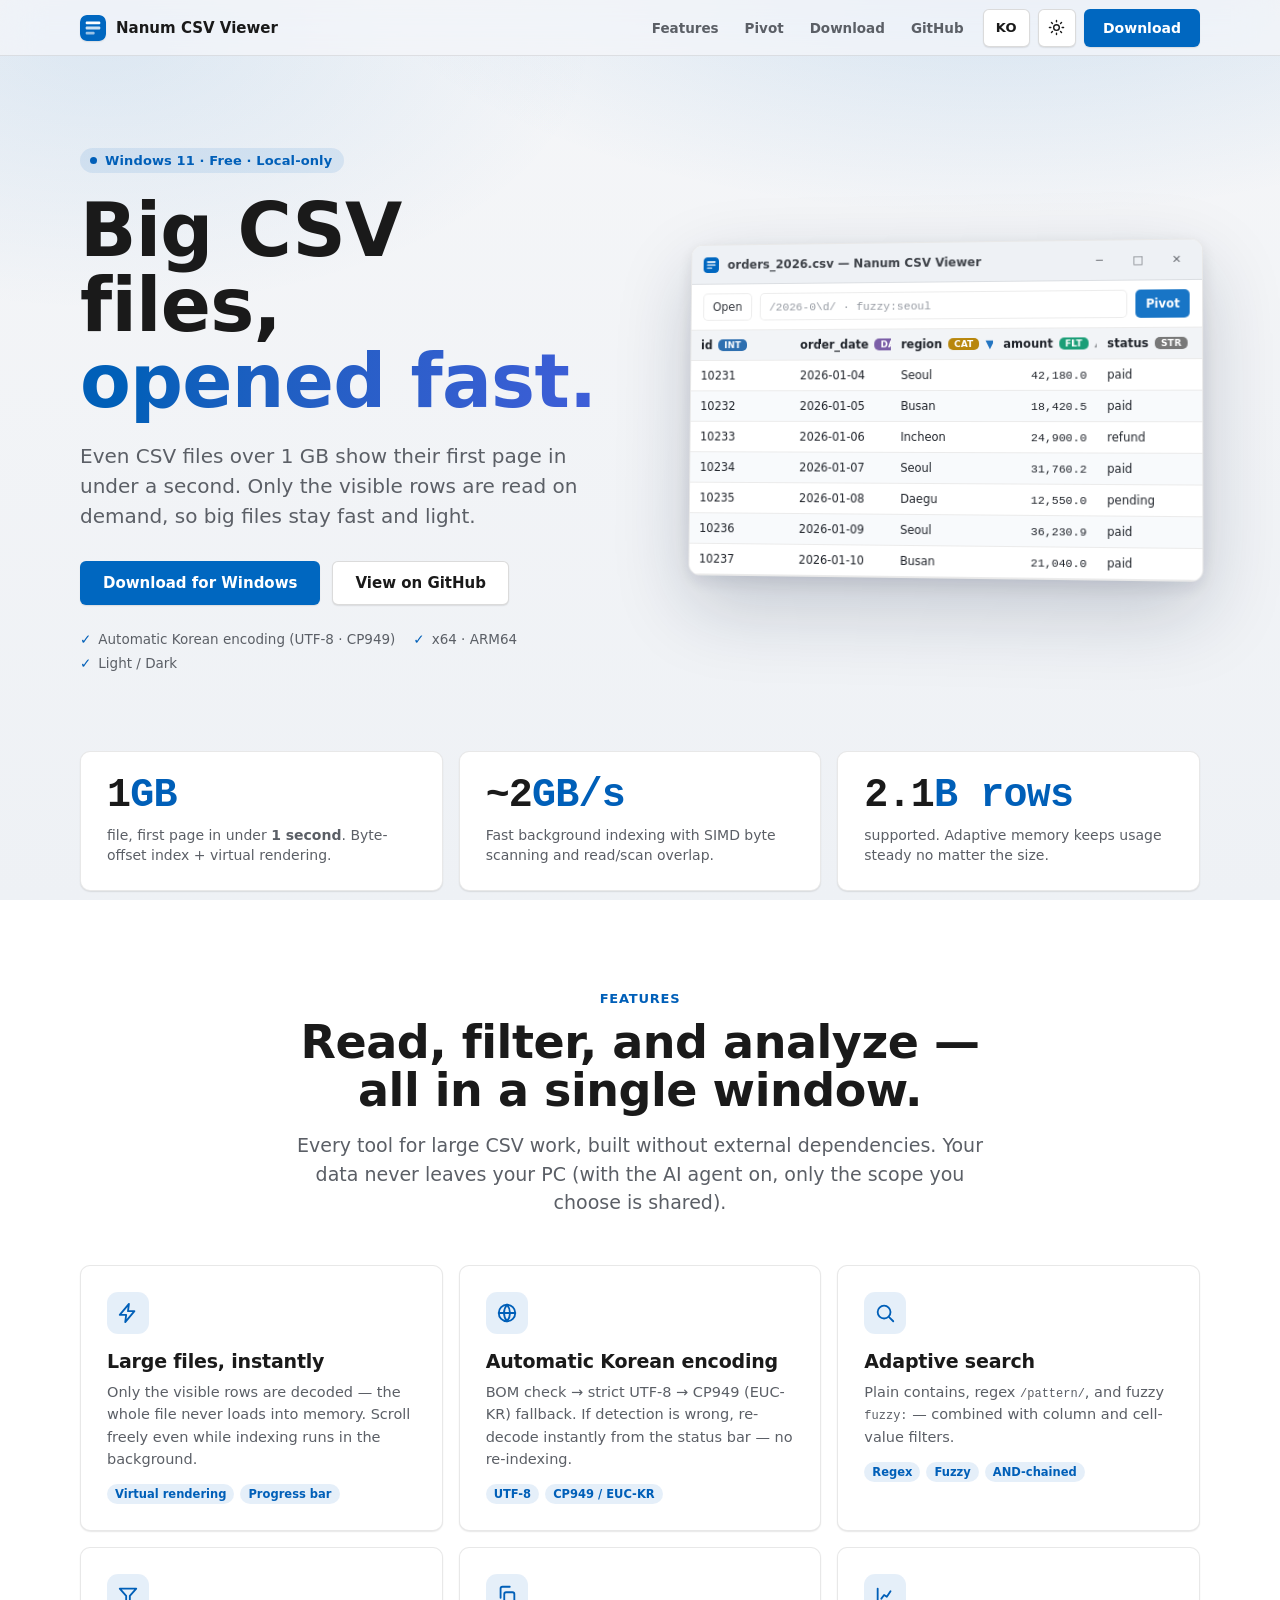
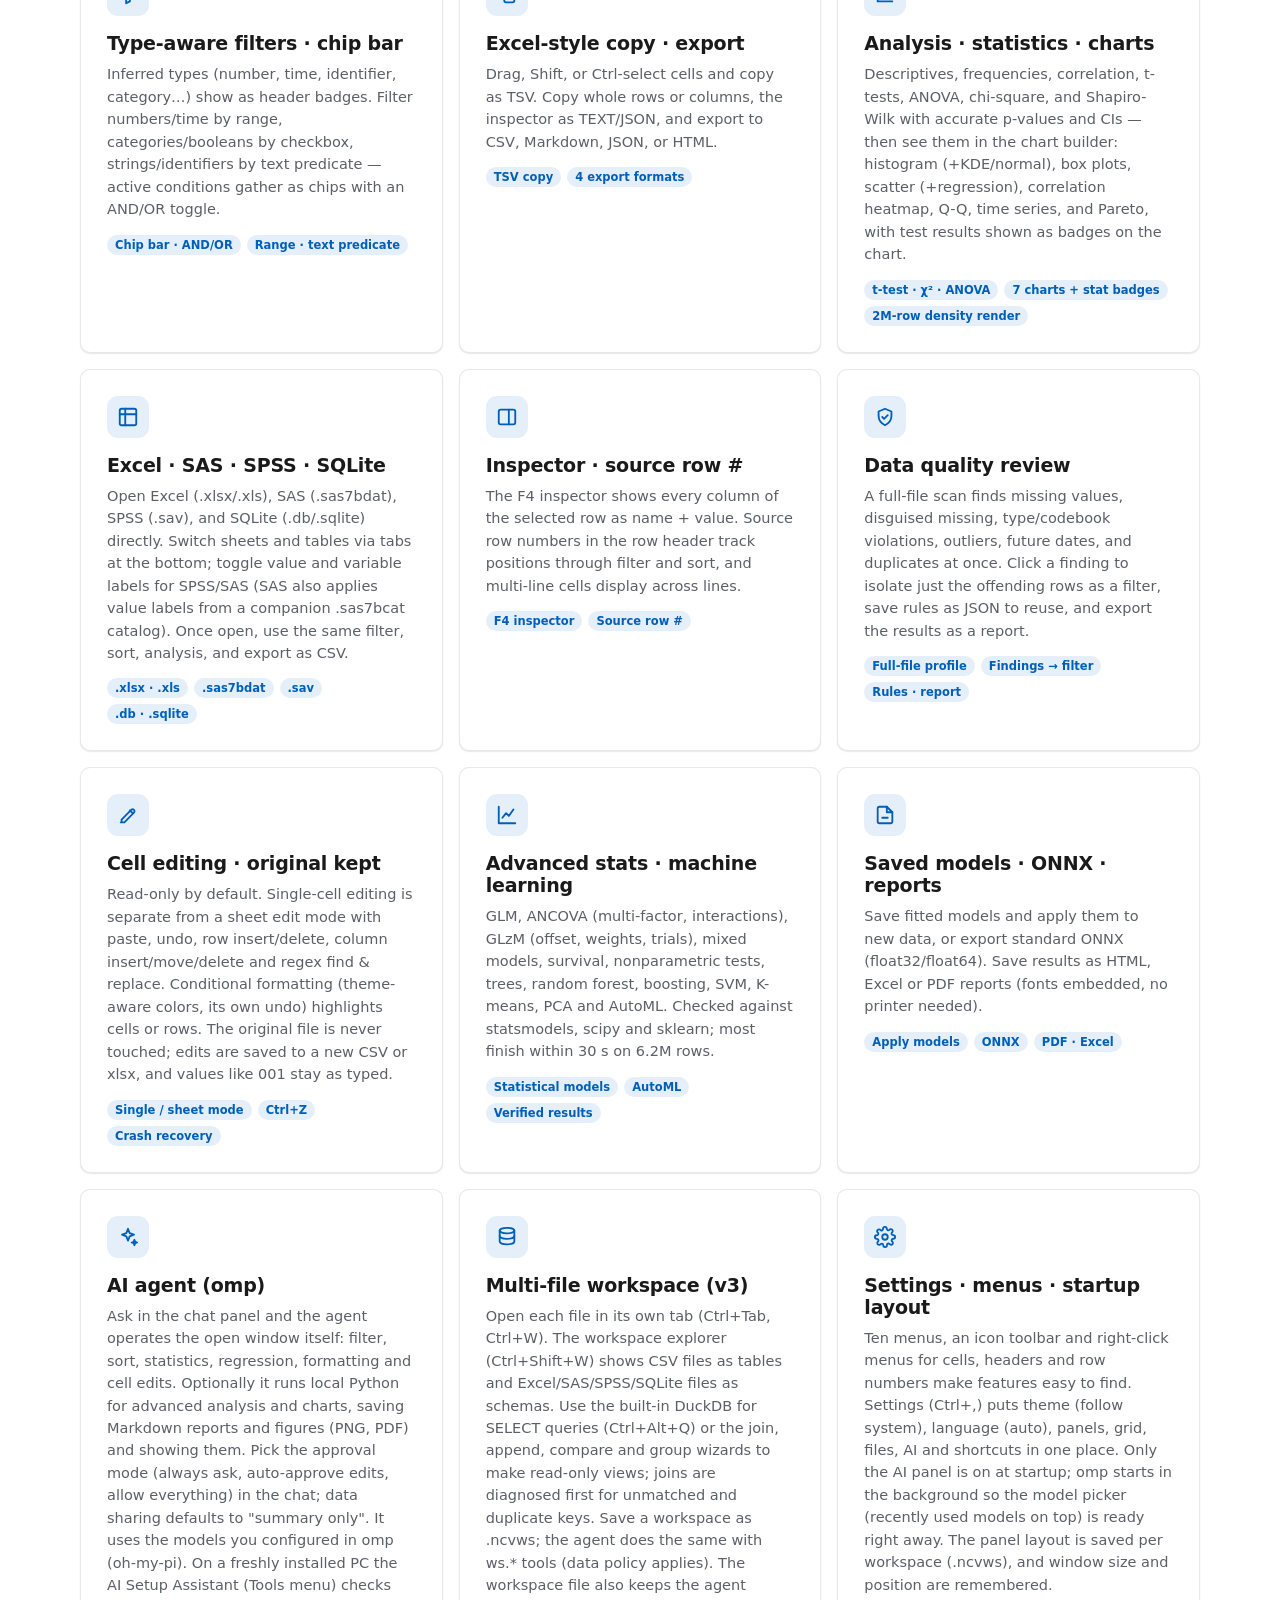
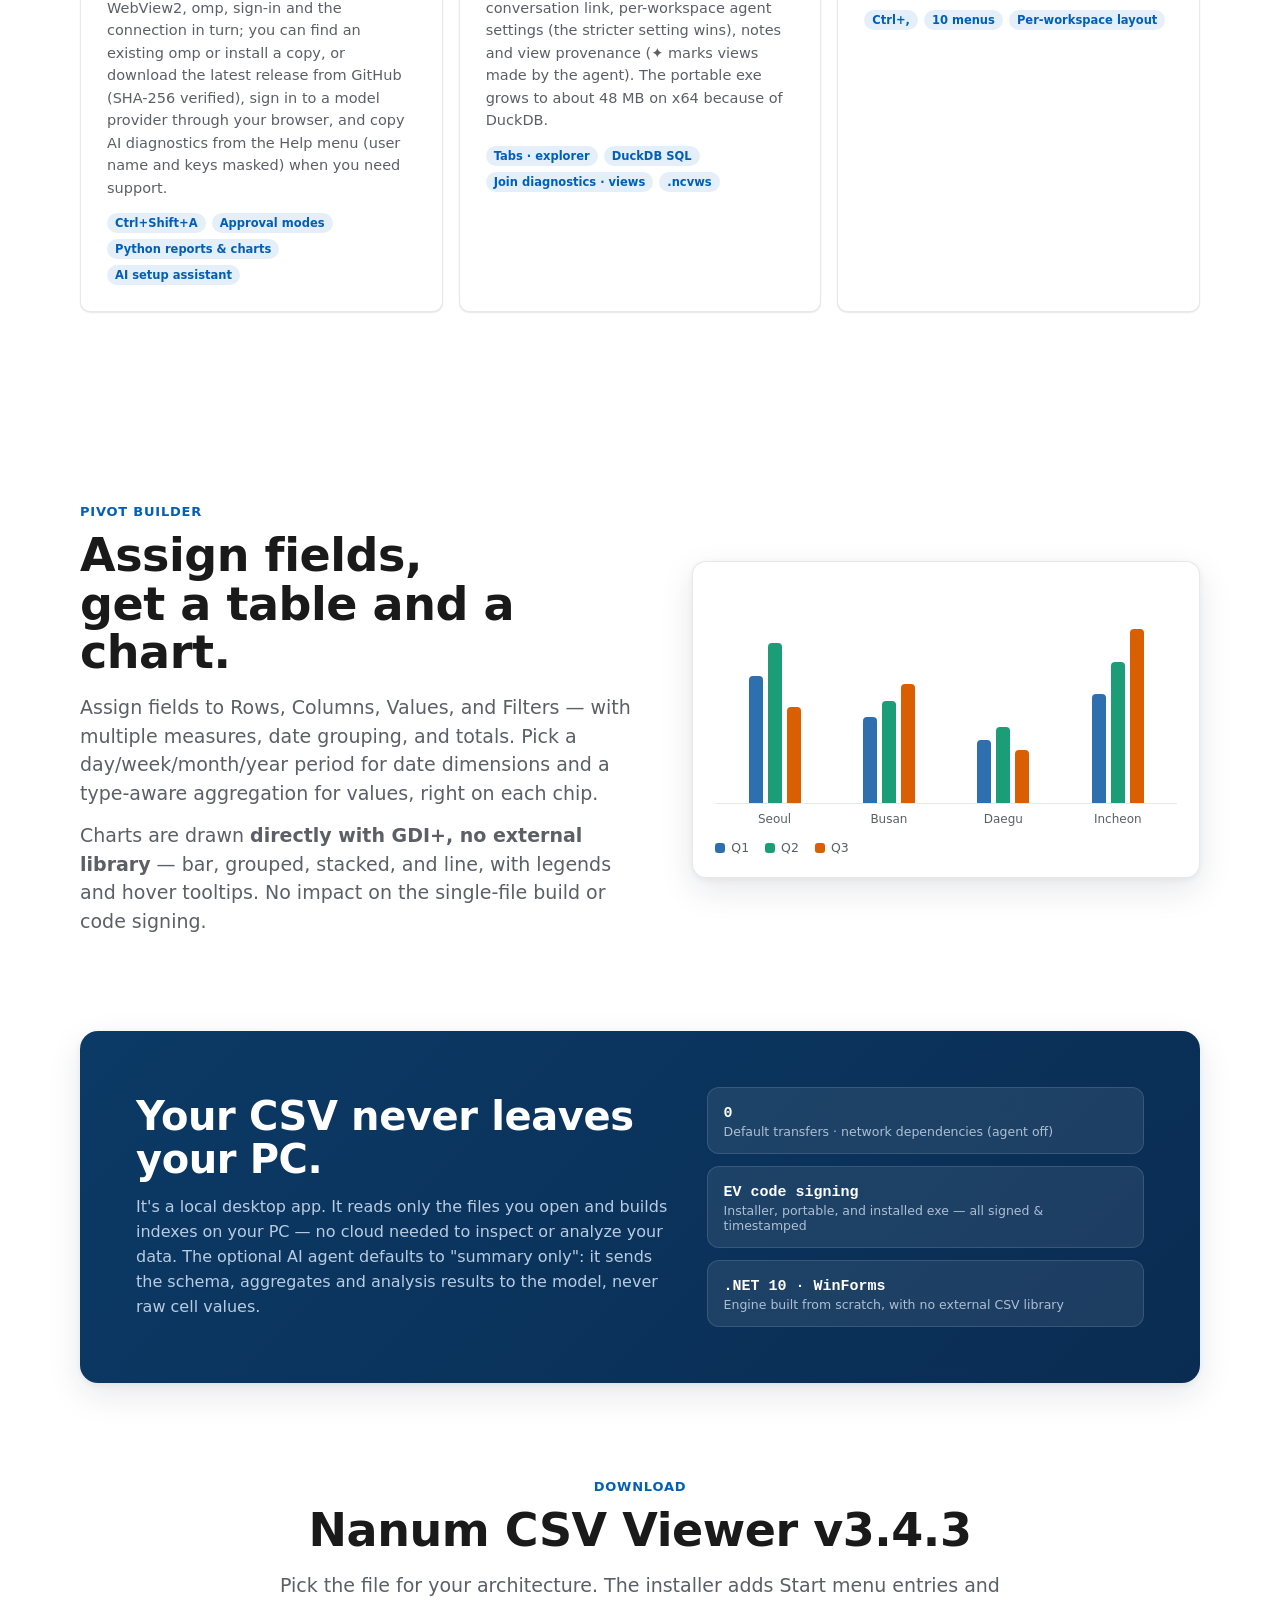
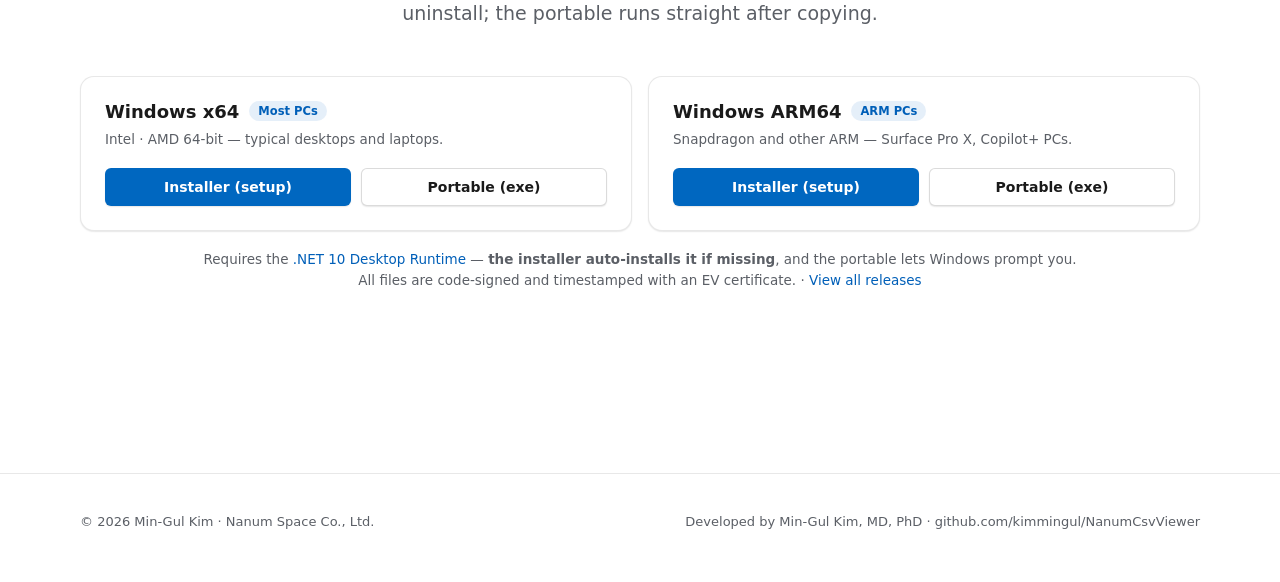
<file: docs/index.html>
<!doctype html>
<html lang="ko">
<head>
  <meta charset="utf-8">
  <meta name="viewport" content="width=device-width, initial-scale=1">
  <title>Nanum CSV Viewer for Windows</title>
  <meta name="description" content="대용량 CSV를 순식간에 열고, 필터·검색·피벗·차트·복사까지. Windows 11용 고성능 로컬 CSV 뷰어.">
  <meta property="og:title" content="Nanum CSV Viewer for Windows">
  <meta property="og:description" content="1 GB가 넘는 CSV도 첫 페이지가 1초 안에. 피벗·차트, 정규식/표현식 필터, 엑셀식 복사를 PC 안에서.">
  <meta property="og:type" content="website">
  <link rel="icon" href="data:image/svg+xml,%3Csvg xmlns='http://www.w3.org/2000/svg' viewBox='0 0 32 32'%3E%3Crect width='32' height='32' rx='7' fill='%230067C0'/%3E%3Cg fill='%23fff'%3E%3Crect x='7' y='8' width='18' height='3.4' rx='1.2'/%3E%3Crect x='7' y='14.3' width='18' height='3.4' rx='1.2' opacity='.8'/%3E%3Crect x='7' y='20.6' width='11' height='3.4' rx='1.2' opacity='.6'/%3E%3C/g%3E%3C/svg%3E">
  <style>
    :root {
      color-scheme: light dark;
      --bg: #f5f6f8;
      --bg-2: #eef1f5;
      --surface: #ffffff;
      --surface-2: #fbfcfd;
      --surface-hover: #f7f9fc;
      --text: #1a1a1a;
      --muted: #5b5f66;
      --faint: #8b9099;
      --line: rgba(0,0,0,.09);
      --line-strong: rgba(0,0,0,.14);
      --accent: #005fb8;
      --accent-2: #0067c0;
      --accent-soft: rgba(0,103,192,.10);
      --accent-glow: rgba(0,103,192,.16);
      --btn-text: #ffffff;
      --shadow-sm: 0 1px 2px rgba(0,0,0,.06), 0 1px 1px rgba(0,0,0,.04);
      --shadow: 0 12px 34px rgba(15,30,60,.10), 0 2px 6px rgba(15,30,60,.06);
      --shadow-lg: 0 30px 80px rgba(15,30,60,.20), 0 6px 18px rgba(15,30,60,.10);
      --radius-card: 10px;
      --radius-btn: 6px;
      --win-bg: #ffffff;
      --win-bar: #eef1f5;
      --win-grid: #ffffff;
      --win-head: #f2f4f7;
      --win-alt: #f8fafc;
      --win-text: #20242b;
      --win-line: rgba(0,0,0,.08);
      --mono: "Cascadia Code", "Cascadia Mono", "Consolas", ui-monospace, monospace;
      --sans: "Segoe UI Variable Display", "Segoe UI Variable", "Segoe UI", system-ui, "Malgun Gothic", sans-serif;
      --sans-text: "Segoe UI Variable Text", "Segoe UI Variable", "Segoe UI", system-ui, "Malgun Gothic", sans-serif;
    }
    :root[data-theme="light"] {
      color-scheme: light;
      --bg: #f5f6f8; --bg-2: #eef1f5;
      --surface: #ffffff; --surface-2: #fbfcfd; --surface-hover: #f7f9fc;
      --text: #1a1a1a; --muted: #5b5f66; --faint: #8b9099;
      --line: rgba(0,0,0,.09); --line-strong: rgba(0,0,0,.14);
      --accent: #005fb8; --accent-2: #0067c0; --accent-soft: rgba(0,103,192,.10); --accent-glow: rgba(0,103,192,.16);
      --btn-text: #ffffff;
      --shadow-sm: 0 1px 2px rgba(0,0,0,.06), 0 1px 1px rgba(0,0,0,.04);
      --shadow: 0 12px 34px rgba(15,30,60,.10), 0 2px 6px rgba(15,30,60,.06);
      --shadow-lg: 0 30px 80px rgba(15,30,60,.20), 0 6px 18px rgba(15,30,60,.10);
      --win-bg: #ffffff; --win-bar: #eef1f5; --win-grid: #ffffff; --win-head: #f2f4f7;
      --win-alt: #f8fafc; --win-text: #20242b; --win-line: rgba(0,0,0,.08);
    }
    @media (prefers-color-scheme: dark) {
      :root {
        --bg: #1b1b1d; --bg-2: #161618;
        --surface: #2a2b2e; --surface-2: #2f3033; --surface-hover: #34363a;
        --text: #f3f4f6; --muted: #b6bbc4; --faint: #7e858f;
        --line: rgba(255,255,255,.09); --line-strong: rgba(255,255,255,.16);
        --accent: #60cdff; --accent-2: #4cc2ff; --accent-soft: rgba(96,205,255,.12);
        --accent-glow: rgba(76,194,255,.14); --btn-text: #06223a;
        --shadow-sm: 0 1px 2px rgba(0,0,0,.4);
        --shadow: 0 14px 40px rgba(0,0,0,.5);
        --shadow-lg: 0 36px 90px rgba(0,0,0,.7);
        --win-bg: #232427; --win-bar: #2c2d31; --win-grid: #1f2023; --win-head: #2a2b2f;
        --win-alt: #25262a; --win-text: #e8eaed; --win-line: rgba(255,255,255,.08);
      }
    }
    :root[data-theme="dark"] {
      color-scheme: dark;
      --bg: #1b1b1d; --bg-2: #161618;
      --surface: #2a2b2e; --surface-2: #2f3033; --surface-hover: #34363a;
      --text: #f3f4f6; --muted: #b6bbc4; --faint: #7e858f;
      --line: rgba(255,255,255,.09); --line-strong: rgba(255,255,255,.16);
      --accent: #60cdff; --accent-2: #4cc2ff; --accent-soft: rgba(96,205,255,.12);
      --accent-glow: rgba(76,194,255,.14); --btn-text: #06223a;
      --shadow-sm: 0 1px 2px rgba(0,0,0,.4);
      --shadow: 0 14px 40px rgba(0,0,0,.5);
      --shadow-lg: 0 36px 90px rgba(0,0,0,.7);
      --win-bg: #232427; --win-bar: #2c2d31; --win-grid: #1f2023; --win-head: #2a2b2f;
      --win-alt: #25262a; --win-text: #e8eaed; --win-line: rgba(255,255,255,.08);
    }

    * { box-sizing: border-box; }
    html { scroll-behavior: smooth; }
    body {
      margin: 0;
      font-family: var(--sans-text);
      color: var(--text);
      background:
        radial-gradient(1100px 480px at 78% -8%, var(--accent-glow), transparent 60%),
        radial-gradient(900px 500px at 8% 4%, var(--accent-soft), transparent 55%),
        linear-gradient(180deg, var(--bg) 0%, var(--bg-2) 100%);
      background-attachment: fixed;
      -webkit-font-smoothing: antialiased;
      text-rendering: optimizeLegibility;
    }
    a { color: var(--accent); text-decoration: none; }
    a:hover { text-decoration: underline; }
    :focus-visible { outline: 2px solid var(--accent); outline-offset: 2px; border-radius: 4px; }
    h1, h2, h3 { font-family: var(--sans); letter-spacing: -.01em; }

    .wrap { width: min(1120px, calc(100% - 40px)); margin: 0 auto; }

    /* ---- nav ---- */
    .nav {
      position: sticky; top: 0; z-index: 30; height: 56px;
      display: flex; align-items: center;
      background: color-mix(in srgb, var(--bg) 72%, transparent);
      backdrop-filter: saturate(160%) blur(20px);
      -webkit-backdrop-filter: saturate(160%) blur(20px);
      border-bottom: 1px solid var(--line);
    }
    .nav .wrap { display: flex; align-items: center; justify-content: space-between; gap: 16px; }
    .brand { display: inline-flex; align-items: center; gap: 10px; color: var(--text); font-weight: 650; font-size: 15px; }
    .brand:hover { text-decoration: none; }
    .logo { width: 26px; height: 26px; border-radius: 7px; box-shadow: var(--shadow-sm); display: block; }
    .nav-right { display: flex; align-items: center; gap: 8px; }
    .nav-links { display: flex; align-items: center; gap: 4px; }
    .nav-links a { color: var(--muted); font-size: 13.5px; font-weight: 550; padding: 7px 11px; border-radius: var(--radius-btn); }
    .nav-links a:hover { color: var(--text); background: var(--surface-hover); text-decoration: none; }

    .btn {
      display: inline-flex; align-items: center; justify-content: center; gap: 8px;
      height: 38px; padding: 0 18px; border-radius: var(--radius-btn);
      font-family: var(--sans-text); font-size: 14px; font-weight: 600; line-height: 1;
      border: 1px solid transparent; cursor: pointer; white-space: nowrap;
      transition: background .14s ease, border-color .14s ease, transform .1s ease, box-shadow .14s ease;
    }
    .btn-accent { background: var(--accent-2); color: var(--btn-text); box-shadow: var(--shadow-sm); }
    .btn-accent:hover { background: color-mix(in srgb, var(--accent-2) 88%, #000 12%); text-decoration: none; }
    .btn-accent:active { transform: translateY(1px); }
    .btn-ghost { background: var(--surface); color: var(--text); border-color: var(--line-strong); box-shadow: var(--shadow-sm); }
    .btn-ghost:hover { background: var(--surface-hover); text-decoration: none; }
    .icon-btn {
      width: 38px; height: 38px; padding: 0; border-radius: var(--radius-btn);
      background: var(--surface); border: 1px solid var(--line-strong); color: var(--text);
      display: inline-grid; place-items: center; cursor: pointer; box-shadow: var(--shadow-sm);
    }
    .icon-btn:hover { background: var(--surface-hover); }
    .icon-btn svg { width: 17px; height: 17px; }
    .icon-btn .moon { display: none; }
    :root[data-theme="dark"] .icon-btn .sun, .icon-btn .sun { display: block; }
    :root[data-theme="dark"] .icon-btn .moon { display: none; }
    @media (prefers-color-scheme: dark) { .icon-btn .sun { display: none; } .icon-btn .moon { display: block; } }
    :root[data-theme="light"] .icon-btn .sun { display: block; }
    :root[data-theme="light"] .icon-btn .moon { display: none; }
    :root[data-theme="dark"] .icon-btn .moon { display: block; }
    :root[data-theme="dark"] .icon-btn .sun { display: none; }

    .lang-btn { width: auto; padding: 0 12px; font-family: var(--sans-text); font-size: 13px; font-weight: 700; letter-spacing: .03em; }

    /* ---- hero ---- */
    .hero { padding: clamp(48px, 8vw, 92px) 0 clamp(40px, 6vw, 72px); }
    .hero .wrap { display: grid; grid-template-columns: minmax(0, 1.02fr) minmax(0, .98fr); gap: clamp(32px, 5vw, 64px); align-items: center; }
    .eyebrow {
      display: inline-flex; align-items: center; gap: 8px; margin: 0 0 20px;
      padding: 5px 12px 5px 10px; border-radius: 999px;
      background: var(--accent-soft); color: var(--accent);
      font-size: 13px; font-weight: 650; letter-spacing: .01em;
    }
    .eyebrow .pulse { width: 7px; height: 7px; border-radius: 50%; background: var(--accent); box-shadow: 0 0 0 0 var(--accent-glow); }
    h1 { margin: 0; font-size: clamp(40px, 6.4vw, 74px); line-height: 1.02; font-weight: 700; }
    h1 .grad { background: linear-gradient(96deg, var(--accent) 10%, color-mix(in srgb, var(--accent) 55%, #8a5cff) 100%); -webkit-background-clip: text; background-clip: text; color: transparent; }
    .lede { margin: 22px 0 0; max-width: 560px; color: var(--muted); font-size: clamp(17px, 1.7vw, 20px); line-height: 1.5; font-weight: 450; }
    .hero-actions { display: flex; flex-wrap: wrap; gap: 12px; margin-top: 30px; }
    .hero-actions .btn { height: 44px; padding: 0 22px; font-size: 15px; }
    .chips { display: flex; flex-wrap: wrap; gap: 8px 18px; margin-top: 26px; color: var(--muted); font-size: 13.5px; }
    .chips span { display: inline-flex; align-items: center; gap: 7px; }
    .chips .tick { color: var(--accent); font-weight: 700; }

    /* ---- window mock (signature) ---- */
    .mock { width: 100%; border-radius: 12px; background: var(--win-bg); box-shadow: var(--shadow-lg); border: 1px solid var(--line); overflow: hidden; transform: perspective(1600px) rotateY(-7deg) rotateX(2deg); transition: transform .5s cubic-bezier(.2,.7,.2,1); }
    .mock:hover { transform: perspective(1600px) rotateY(-2deg) rotateX(1deg); }
    .titlebar { height: 40px; display: flex; align-items: center; gap: 9px; padding: 0 6px 0 12px; background: var(--win-bar); border-bottom: 1px solid var(--win-line); }
    .titlebar .ic { width: 16px; height: 16px; border-radius: 4px; }
    .titlebar .ttl { font-size: 12px; font-weight: 600; color: var(--win-text); opacity: .85; }
    .caption { margin-left: auto; display: flex; }
    .caption i { width: 38px; height: 32px; display: grid; place-items: center; color: var(--win-text); opacity: .65; font-style: normal; font-size: 11px; }
    .caption i.x:hover { background: #e81123; color: #fff; opacity: 1; border-radius: 4px; }
    .toolbar { display: flex; align-items: center; gap: 8px; padding: 9px 12px; background: var(--win-bg); border-bottom: 1px solid var(--win-line); }
    .tb { height: 28px; border-radius: 5px; border: 1px solid var(--win-line); display: inline-flex; align-items: center; padding: 0 9px; font-size: 11.5px; color: var(--win-text); opacity: .9; background: var(--win-grid); }
    .tb.search { flex: 1; color: var(--faint); font-family: var(--mono); }
    .tb.accent { background: var(--accent-2); color: var(--btn-text); border-color: transparent; font-weight: 600; }
    .gridwrap { background: var(--win-grid); padding: 0; max-height: 320px; overflow: hidden; }
    table.csv { width: 100%; border-collapse: collapse; font-size: 11.5px; color: var(--win-text); table-layout: fixed; }
    table.csv th, table.csv td { text-align: left; padding: 8px 10px; border-bottom: 1px solid var(--win-line); white-space: nowrap; overflow: hidden; text-overflow: ellipsis; }
    table.csv thead th { background: var(--win-head); font-weight: 600; position: relative; }
    table.csv thead .hname { display: inline-flex; align-items: center; gap: 6px; }
    table.csv tbody tr:nth-child(even) td { background: var(--win-alt); }
    table.csv td.num { font-family: var(--mono); text-align: right; }
    .badge { display: inline-block; padding: 1px 6px; border-radius: 5px; font-size: 9px; font-weight: 700; letter-spacing: .02em; color: #fff; font-family: var(--sans-text); vertical-align: middle; }
    .b-int { background: #2e6fb0; } .b-flt { background: #1b9e77; } .b-date { background: #7b5ea7; }
    .b-cat { background: #b8860b; } .b-str { background: #787878; }
    .funnel { margin-left: auto; color: var(--accent); opacity: .85; }
    .sortarrow { color: var(--win-text); opacity: .5; font-size: 9px; }

    /* ---- stats band ---- */
    .stats { padding: 8px 0 4px; }
    .stats .wrap { display: grid; grid-template-columns: repeat(3, 1fr); gap: 16px; }
    .stat { background: var(--surface); border: 1px solid var(--line); border-radius: var(--radius-card); padding: 24px 26px; box-shadow: var(--shadow-sm); }
    .stat .big { font-family: var(--mono); font-size: clamp(28px, 3.4vw, 40px); font-weight: 600; line-height: 1; letter-spacing: -.02em; }
    .stat .big em { font-style: normal; color: var(--accent); }
    .stat .cap { margin-top: 10px; color: var(--muted); font-size: 14px; line-height: 1.4; }

    /* ---- sections ---- */
    .section { padding: clamp(56px, 8vw, 96px) 0; }
    .sec-head { max-width: 720px; margin: 0 0 clamp(32px, 4vw, 48px); }
    .sec-head.center { margin-left: auto; margin-right: auto; text-align: center; }
    .sec-eyebrow { color: var(--accent); font-size: 13px; font-weight: 650; letter-spacing: .06em; text-transform: uppercase; margin: 0 0 12px; }
    .sec-title { margin: 0; font-size: clamp(28px, 4vw, 46px); line-height: 1.06; font-weight: 700; }
    .sec-lede { margin: 16px 0 0; color: var(--muted); font-size: clamp(16px, 1.7vw, 19px); line-height: 1.5; }

    .features { display: grid; grid-template-columns: repeat(3, 1fr); gap: 16px; }
    .card {
      position: relative; background: var(--surface); border: 1px solid var(--line);
      border-radius: var(--radius-card); padding: 26px; box-shadow: var(--shadow-sm);
      transition: transform .18s ease, box-shadow .18s ease, border-color .18s ease;
    }
    .card:hover { transform: translateY(-3px); box-shadow: var(--shadow); border-color: var(--line-strong); }
    .card .ico { width: 42px; height: 42px; border-radius: 11px; display: grid; place-items: center; background: var(--accent-soft); color: var(--accent); margin-bottom: 16px; }
    .card .ico svg { width: 22px; height: 22px; }
    .card h3 { margin: 0 0 9px; font-size: 19px; font-weight: 650; }
    .card p { margin: 0; color: var(--muted); font-size: 14.5px; line-height: 1.55; }
    .card .tags { margin-top: 14px; display: flex; flex-wrap: wrap; gap: 6px; }
    .card .tags b { font-weight: 600; font-size: 11.5px; color: var(--accent); background: var(--accent-soft); padding: 3px 8px; border-radius: 999px; }
    .card.span2 { grid-column: span 2; }

    /* pivot showcase */
    .pivot { display: grid; grid-template-columns: 1.05fr .95fr; gap: clamp(28px, 4vw, 52px); align-items: center; }
    .pivot-card { background: var(--surface); border: 1px solid var(--line); border-radius: 14px; box-shadow: var(--shadow); padding: 22px; }
    .chart { display: grid; grid-template-columns: repeat(4, 1fr); align-items: end; gap: 16px; height: 220px; padding: 14px 10px 0; border-bottom: 1px solid var(--line); }
    .col { display: flex; align-items: flex-end; justify-content: center; gap: 5px; height: 100%; }
    .bar { width: 14px; border-radius: 4px 4px 0 0; }
    .bar.q1 { background: #2e6fb0; } .bar.q2 { background: #1b9e77; } .bar.q3 { background: #d95f02; }
    .xaxis { display: grid; grid-template-columns: repeat(4, 1fr); gap: 16px; padding: 8px 10px 0; color: var(--muted); font-size: 12px; text-align: center; }
    .legend { display: flex; gap: 16px; margin-top: 14px; color: var(--muted); font-size: 12.5px; }
    .legend i { display: inline-block; width: 10px; height: 10px; border-radius: 3px; margin-right: 6px; vertical-align: -1px; }

    /* local band */
    .band { background: linear-gradient(135deg, #0b3a66, #0a2c52); color: #eaf2fb; border-radius: 18px; padding: clamp(34px, 5vw, 56px); display: grid; grid-template-columns: 1.1fr .9fr; gap: 36px; align-items: center; box-shadow: var(--shadow); }
    :root[data-theme="dark"] .band, .band { }
    @media (prefers-color-scheme: dark) { .band { background: linear-gradient(135deg, #15324f, #0e2236); } }
    :root[data-theme="dark"] .band { background: linear-gradient(135deg, #15324f, #0e2236); }
    .band h2 { margin: 0; font-size: clamp(26px, 3.4vw, 40px); line-height: 1.08; color: #fff; }
    .band p { margin: 14px 0 0; color: #b9cce0; font-size: 16px; line-height: 1.55; }
    .band .ministats { display: grid; gap: 12px; }
    .band .ms { background: rgba(255,255,255,.08); border: 1px solid rgba(255,255,255,.12); border-radius: 12px; padding: 14px 16px; }
    .band .ms b { font-family: var(--mono); font-size: 15px; color: #fff; }
    .band .ms span { display: block; color: #aebfd4; font-size: 12.5px; margin-top: 2px; }

    /* download */
    .dl-grid { display: grid; grid-template-columns: 1fr 1fr; gap: 16px; }
    .dl {
      background: var(--surface); border: 1px solid var(--line); border-radius: 14px; padding: 24px;
      box-shadow: var(--shadow-sm); transition: border-color .18s ease, box-shadow .18s ease;
    }
    .dl:hover { border-color: var(--line-strong); box-shadow: var(--shadow); }
    .dl .arch { display: flex; align-items: center; gap: 10px; }
    .dl .archname { font-size: 18px; font-weight: 650; }
    .dl .pill { font-size: 11.5px; font-weight: 600; color: var(--accent); background: var(--accent-soft); padding: 3px 9px; border-radius: 999px; }
    .dl .for { margin: 8px 0 18px; color: var(--muted); font-size: 13.5px; line-height: 1.45; }
    .dl .row { display: flex; gap: 10px; flex-wrap: wrap; }
    .dl .row .btn { flex: 1; min-width: 130px; }
    .dl-note { margin-top: 18px; color: var(--muted); font-size: 13.5px; line-height: 1.6; text-align: center; }
    .dl-note code { font-family: var(--mono); background: var(--surface-2); border: 1px solid var(--line); padding: 1px 6px; border-radius: 5px; font-size: 12.5px; }

    footer { padding: 40px 0 56px; border-top: 1px solid var(--line); margin-top: clamp(40px, 6vw, 72px); }
    footer .wrap { display: flex; justify-content: space-between; gap: 16px; flex-wrap: wrap; color: var(--muted); font-size: 13px; }
    footer a { color: var(--muted); }

    /* reveal */
    .reveal { opacity: 0; transform: translateY(16px); transition: opacity .6s ease, transform .6s ease; }
    .reveal.in { opacity: 1; transform: none; }

    @media (max-width: 900px) {
      .hero .wrap { grid-template-columns: 1fr; }
      .mock { transform: none; order: -1; }
      .mock:hover { transform: none; }
      .features { grid-template-columns: 1fr 1fr; }
      .card.span2 { grid-column: auto; }
      .pivot, .band { grid-template-columns: 1fr; }
      .stats .wrap { grid-template-columns: 1fr; }
    }
    @media (max-width: 600px) {
      .features { grid-template-columns: 1fr; }
      .dl-grid { grid-template-columns: 1fr; }
      .nav-links { display: none; }
    }
    @media (prefers-reduced-motion: reduce) {
      html { scroll-behavior: auto; }
      .reveal { opacity: 1; transform: none; transition: none; }
      .mock { transform: none !important; }
    }
  </style>
</head>
<body id="top">
  <nav class="nav">
    <div class="wrap">
      <a class="brand" href="#top">
        <svg class="logo" viewBox="0 0 32 32" aria-hidden="true"><rect width="32" height="32" rx="7" fill="#0067C0"/><g fill="#fff"><rect x="7" y="8" width="18" height="3.4" rx="1.2"/><rect x="7" y="14.3" width="18" height="3.4" rx="1.2" opacity=".8"/><rect x="7" y="20.6" width="11" height="3.4" rx="1.2" opacity=".6"/></g></svg>
        <span>Nanum CSV Viewer</span>
      </a>
      <div class="nav-right">
        <div class="nav-links">
          <a href="#features" data-i18n="nav.features">기능</a>
          <a href="#pivot" data-i18n="nav.pivot">피벗</a>
          <a href="#download" data-i18n="nav.download">다운로드</a>
          <a href="https://github.com/kimmingul/NanumCsvViewer">GitHub</a>
        </div>
        <button class="icon-btn lang-btn" id="lang" type="button" aria-label="한국어/English" title="Language">EN</button>
        <button class="icon-btn" id="theme" type="button" aria-label="라이트/다크 전환" title="테마 전환">
          <svg class="sun" viewBox="0 0 24 24" fill="none" stroke="currentColor" stroke-width="2" stroke-linecap="round"><circle cx="12" cy="12" r="4"/><path d="M12 2v2M12 20v2M4.9 4.9l1.4 1.4M17.7 17.7l1.4 1.4M2 12h2M20 12h2M4.9 19.1l1.4-1.4M17.7 6.3l1.4-1.4"/></svg>
          <svg class="moon" viewBox="0 0 24 24" fill="currentColor"><path d="M21 12.8A9 9 0 1 1 11.2 3a7 7 0 0 0 9.8 9.8z"/></svg>
        </button>
        <a class="btn btn-accent" href="#download" data-i18n="nav.dlbtn">다운로드</a>
      </div>
    </div>
  </nav>

  <main>
    <section class="hero">
      <div class="wrap">
        <div>
          <p class="eyebrow"><span class="pulse"></span> <span data-i18n="hero.eyebrow">Windows 11 · 무료 · 로컬 전용</span></p>
          <h1 data-i18n="hero.title">대용량 CSV,<br><span class="grad">순식간에</span> 엽니다.</h1>
          <p class="lede" data-i18n="hero.lede">1 GB가 넘는 CSV도 첫 페이지가 1초 안에. 파일 전체를 메모리에 올리지 않고 보이는 행만 그때그때 읽어, 파일이 커도 빠르고 가볍습니다.</p>
          <div class="hero-actions">
            <a class="btn btn-accent" href="#download" data-i18n="hero.dl">Windows용 다운로드</a>
            <a class="btn btn-ghost" href="https://github.com/kimmingul/NanumCsvViewer" data-i18n="hero.github">GitHub에서 보기</a>
          </div>
          <div class="chips">
            <span><b class="tick">✓</b> <span data-i18n="hero.chip1">한글 인코딩 자동(UTF-8·CP949)</span></span>
            <span><b class="tick">✓</b> <span data-i18n="hero.chip2">x64 · ARM64</span></span>
            <span><b class="tick">✓</b> <span data-i18n="hero.chip3">라이트 / 다크</span></span>
          </div>
        </div>

        <div class="mock" aria-label="앱 화면 미리보기">
          <div class="titlebar">
            <svg class="ic" viewBox="0 0 32 32" aria-hidden="true"><rect width="32" height="32" rx="7" fill="#0067C0"/><g fill="#fff"><rect x="7" y="8" width="18" height="3.4" rx="1.2"/><rect x="7" y="14.3" width="18" height="3.4" rx="1.2" opacity=".8"/><rect x="7" y="20.6" width="11" height="3.4" rx="1.2" opacity=".6"/></g></svg>
            <span class="ttl">orders_2026.csv — Nanum CSV Viewer</span>
            <span class="caption"><i>&#9472;</i><i>&#9633;</i><i class="x">&#10005;</i></span>
          </div>
          <div class="toolbar">
            <span class="tb" data-i18n="mock.open">열기</span>
            <span class="tb search">/2026-0\d/ · fuzzy:seoul</span>
            <span class="tb accent" data-i18n="mock.pivot">피벗</span>
          </div>
          <div class="gridwrap">
            <table class="csv" aria-hidden="true">
              <thead>
                <tr>
                  <th><span class="hname">id <span class="badge b-int">INT</span></span></th>
                  <th><span class="hname">order_date <span class="badge b-date">DATE</span> <span class="funnel">▼</span></span></th>
                  <th><span class="hname">region <span class="badge b-cat">CAT</span> <span class="funnel">▼</span></span></th>
                  <th><span class="hname">amount <span class="badge b-flt">FLT</span> <span class="sortarrow">▲</span></span></th>
                  <th><span class="hname">status <span class="badge b-str">STR</span></span></th>
                </tr>
              </thead>
              <tbody>
                <tr><td>10231</td><td>2026-01-04</td><td>Seoul</td><td class="num">42,180.0</td><td>paid</td></tr>
                <tr><td>10232</td><td>2026-01-05</td><td>Busan</td><td class="num">18,420.5</td><td>paid</td></tr>
                <tr><td>10233</td><td>2026-01-06</td><td>Incheon</td><td class="num">24,900.0</td><td>refund</td></tr>
                <tr><td>10234</td><td>2026-01-07</td><td>Seoul</td><td class="num">31,760.2</td><td>paid</td></tr>
                <tr><td>10235</td><td>2026-01-08</td><td>Daegu</td><td class="num">12,550.0</td><td>pending</td></tr>
                <tr><td>10236</td><td>2026-01-09</td><td>Seoul</td><td class="num">36,230.9</td><td>paid</td></tr>
                <tr><td>10237</td><td>2026-01-10</td><td>Busan</td><td class="num">21,040.0</td><td>paid</td></tr>
              </tbody>
            </table>
          </div>
        </div>
      </div>
    </section>

    <section class="stats">
      <div class="wrap">
        <div class="stat reveal"><div class="big">1<em>GB</em></div><div class="cap" data-i18n="stat1.cap">파일도 첫 페이지가 <b>1초</b> 안에. 바이트 오프셋 인덱스 + 가상 렌더링.</div></div>
        <div class="stat reveal"><div class="big">~2<em>GB/s</em></div><div class="cap" data-i18n="stat2.cap">SIMD 바이트 스캔과 읽기·스캔 겹치기로 빠른 백그라운드 인덱싱.</div></div>
        <div class="stat reveal"><div class="big" data-i18n="stat3.big">21<em>억 행</em></div><div class="cap" data-i18n="stat3.cap">까지 표시. 적응형 메모리로 파일이 커도 사용량은 일정하게.</div></div>
      </div>
    </section>

    <section id="features" class="section">
      <div class="wrap">
        <div class="sec-head center reveal">
          <p class="sec-eyebrow" data-i18n="feat.eyebrow">기능</p>
          <h2 class="sec-title" data-i18n="feat.title">읽고, 거르고, 분석하는<br>모든 과정이 한 창 안에.</h2>
          <p class="sec-lede" data-i18n="feat.lede">대용량 CSV 작업에 필요한 도구를 외부 의존성 없이 직접 구현했습니다. 데이터는 PC를 떠나지 않습니다(AI 에이전트를 켜면 고른 범위만 공유).</p>
        </div>
        <div class="features">
          <article class="card reveal">
            <div class="ico"><svg viewBox="0 0 24 24" fill="none" stroke="currentColor" stroke-width="2" stroke-linecap="round" stroke-linejoin="round"><path d="M13 2 3 14h7l-1 8 10-12h-7l1-8z"/></svg></div>
            <h3 data-i18n="f1.h">대용량 즉시 열람</h3>
            <p data-i18n="f1.p">파일 전체를 메모리에 적재하지 않고 보이는 행만 디코딩합니다. 백그라운드 인덱싱 중에도 자유롭게 스크롤하세요.</p>
            <div class="tags"><b data-i18n="f1.t1">가상 렌더링</b><b data-i18n="f1.t2">진행 표시</b></div>
          </article>
          <article class="card reveal">
            <div class="ico"><svg viewBox="0 0 24 24" fill="none" stroke="currentColor" stroke-width="2" stroke-linecap="round" stroke-linejoin="round"><circle cx="12" cy="12" r="9"/><path d="M3 12h18M12 3a14 14 0 0 1 0 18M12 3a14 14 0 0 0 0 18"/></svg></div>
            <h3 data-i18n="f2.h">한글 인코딩 자동</h3>
            <p data-i18n="f2.p">BOM 확인 → UTF-8 검증 → CP949(EUC-KR) 폴백. 자동 감지가 틀리면 상태바에서 즉시 다시 디코딩(재인덱싱 불필요).</p>
            <div class="tags"><b>UTF-8</b><b>CP949 / EUC-KR</b></div>
          </article>
          <article class="card reveal">
            <div class="ico"><svg viewBox="0 0 24 24" fill="none" stroke="currentColor" stroke-width="2" stroke-linecap="round" stroke-linejoin="round"><circle cx="11" cy="11" r="7"/><path d="M21 21l-4.3-4.3"/></svg></div>
            <h3 data-i18n="f3.h">적응형 검색</h3>
            <p data-i18n="f3.p">평문 contains, 정규식 <code style="font-family:var(--mono);font-size:12px">/패턴/</code>, 퍼지 <code style="font-family:var(--mono);font-size:12px">fuzzy:</code>. 컬럼·셀값 필터와 조합됩니다.</p>
            <div class="tags"><b data-i18n="f3.t1">정규식</b><b data-i18n="f3.t2">퍼지</b><b data-i18n="f3.t3">AND 누적</b></div>
          </article>
          <article class="card reveal">
            <div class="ico"><svg viewBox="0 0 24 24" fill="none" stroke="currentColor" stroke-width="2" stroke-linecap="round" stroke-linejoin="round"><path d="M3 5h18l-7 8v6l-4 2v-8L3 5z"/></svg></div>
            <h3 data-i18n="f4.h">타입 인식 필터 · 칩 바</h3>
            <p data-i18n="f4.p">추론 타입(숫자·시간·식별자·범주…)을 헤더 배지로. 숫자·시간은 범위, 범주·불리언은 체크박스, 문자열·식별자는 텍스트 술어로 바로 거르고, 활성 조건은 칩으로 모아 AND/OR를 전환합니다.</p>
            <div class="tags"><b data-i18n="f4.t1">칩 바 · AND/OR</b><b data-i18n="f4.t2">범위 · 텍스트 술어</b></div>
          </article>
          <article class="card reveal">
            <div class="ico"><svg viewBox="0 0 24 24" fill="none" stroke="currentColor" stroke-width="2" stroke-linecap="round" stroke-linejoin="round"><rect x="9" y="9" width="11" height="11" rx="2"/><path d="M5 15V5a2 2 0 0 1 2-2h8"/></svg></div>
            <h3 data-i18n="f5.h">엑셀식 복사 · 내보내기</h3>
            <p data-i18n="f5.p">셀을 드래그·Shift·Ctrl로 선택해 TSV로 복사. 행/열 전체, 상세 패널 TEXT·JSON, 그리고 CSV·Markdown·JSON·HTML 내보내기.</p>
            <div class="tags"><b data-i18n="f5.t1">TSV 복사</b><b data-i18n="f5.t2">4종 내보내기</b></div>
          </article>
          <article class="card reveal">
            <div class="ico"><svg viewBox="0 0 24 24" fill="none" stroke="currentColor" stroke-width="2" stroke-linecap="round" stroke-linejoin="round"><path d="M4 19V5M4 19h16M8 16l3-4 3 2 4-6"/></svg></div>
            <h3 data-i18n="f6.h">분석 · 통계 · 시각화</h3>
            <p data-i18n="f6.p">기술통계·빈도분석·상관·t검정·ANOVA·카이제곱·정규성 검정(Shapiro-Wilk)을 정확한 p값·신뢰구간으로 계산하고, 시각화 메뉴의 차트 빌더에서 히스토그램(+KDE·정규곡선)·박스플롯·산점도(+회귀선)·상관 히트맵·Q-Q 플롯·시계열·파레토로 바로 봅니다 — 검정 결과가 배지로 차트에 함께 표시됩니다.</p>
            <div class="tags"><b data-i18n="f6.t1">t검정 · χ² · ANOVA</b><b data-i18n="f6.t2">차트 7종 + 통계 배지</b><b data-i18n="f6.t3">2백만 행 밀도 렌더</b></div>
          </article>
          <article class="card reveal">
            <div class="ico"><svg viewBox="0 0 24 24" fill="none" stroke="currentColor" stroke-width="2" stroke-linecap="round" stroke-linejoin="round"><rect x="3" y="3" width="18" height="18" rx="2"/><path d="M3 9h18M9 3v18"/></svg></div>
            <h3 data-i18n="f7.h">엑셀 · SAS · SPSS · SQLite</h3>
            <p data-i18n="f7.p">엑셀(.xlsx/.xls)·SAS(.sas7bdat)·SPSS(.sav)·SQLite(.db/.sqlite)를 바로 엽니다. 여러 시트·테이블은 하단 탭으로 전환하고, SPSS·SAS는 값·변수 라벨 표시를 토글할 수 있습니다(SAS는 동반 .sas7bcat 카탈로그의 값 라벨도 적용). 열린 뒤에는 CSV처럼 필터·정렬·분석·내보내기를 그대로 씁니다.</p>
            <div class="tags"><b data-i18n="f7.t1">.xlsx · .xls</b><b data-i18n="f7.t2">.sas7bdat</b><b data-i18n="f7.t3">.sav</b><b data-i18n="f7.t4">.db · .sqlite</b></div>
          </article>
          <article class="card reveal">
            <div class="ico"><svg viewBox="0 0 24 24" fill="none" stroke="currentColor" stroke-width="2" stroke-linecap="round" stroke-linejoin="round"><rect x="3" y="4" width="18" height="16" rx="2"/><path d="M14 4v16"/></svg></div>
            <h3 data-i18n="f8.h">상세 패널 · 원본 행번호</h3>
            <p data-i18n="f8.p">F4 우측 상세 패널로 선택한 행의 모든 컬럼을 컬럼명+값으로 봅니다. 행 헤더의 원본 행번호로 필터·정렬해도 위치를 추적하고, 셀 내 줄바꿈도 여러 줄로 표시합니다.</p>
            <div class="tags"><b data-i18n="f8.t1">F4 인스펙터</b><b data-i18n="f8.t2">원본 행번호</b></div>
          </article>
          <article class="card reveal">
            <div class="ico"><svg viewBox="0 0 24 24" fill="none" stroke="currentColor" stroke-width="2" stroke-linecap="round" stroke-linejoin="round"><path d="M12 3l7 3v5c0 4.4-3 8-7 10-4-2-7-5.6-7-10V6l7-3z"/><path d="M9 12l2 2 4-4"/></svg></div>
            <h3 data-i18n="f9.h">데이터 품질 검토</h3>
            <p data-i18n="f9.p">전수 스캔으로 결측·위장결측·타입/코드북 위반·이상치·미래날짜·중복을 한 번에 찾습니다. 발견을 클릭하면 위반 행만 필터로 격리해 바로 확인하고, 규칙은 JSON으로 저장·재사용하며 결과를 보고서로 내보냅니다.</p>
            <div class="tags"><b data-i18n="f9.t1">전수 프로파일</b><b data-i18n="f9.t2">발견 → 필터</b><b data-i18n="f9.t3">규칙 · 보고서</b></div>
          </article>
          <article class="card reveal">
            <div class="ico"><svg viewBox="0 0 24 24" fill="none" stroke="currentColor" stroke-width="2" stroke-linecap="round" stroke-linejoin="round"><path d="M4 20h4L18.5 9.5a2.1 2.1 0 0 0-3-3L5 17v3z"/><path d="M14 7l3 3"/></svg></div>
            <h3 data-i18n="f10.h">셀 편집 · 원본 보존</h3>
            <p data-i18n="f10.p">기본은 보기 전용. 셀 하나만 고치는 단일 편집과, 켜 두는 동안 붙여넣기·되돌리기·행 삽입/삭제·열 중간 삽입/이동/삭제·정규식 찾아 바꾸기가 되는 시트 편집 모드를 구분합니다. 조건부 서식(테마 색, 서식 되돌리기)으로 셀·행을 강조합니다. 원본은 그대로 두고 새 파일(CSV·xlsx)로 저장하며, 001 같은 값은 그대로 유지됩니다.</p>
            <div class="tags"><b data-i18n="f10.t1">단일 / 시트 모드</b><b data-i18n="f10.t2">Ctrl+Z</b><b data-i18n="f10.t3">비정상 종료 복구</b></div>
          </article>
          <article class="card reveal">
            <div class="ico"><svg viewBox="0 0 24 24" fill="none" stroke="currentColor" stroke-width="2" stroke-linecap="round" stroke-linejoin="round"><path d="M3 3v18h18"/><path d="M7 15l4-5 3 3 5-7"/></svg></div>
            <h3 data-i18n="f11.h">고급 통계 · 머신러닝</h3>
            <p data-i18n="f11.p">GLM·ANCOVA(다요인·상호작용)·GLzM(오프셋·가중치·시행 수)·혼합모형·생존분석·비모수 검정, 트리·랜덤 포레스트·부스팅·SVM·K-means·PCA·AutoML. statsmodels·scipy·sklearn 기준값으로 검증했고 620만 행에서도 대부분 30초 안에 끝납니다.</p>
            <div class="tags"><b data-i18n="f11.t1">통계 모형</b><b data-i18n="f11.t2">AutoML</b><b data-i18n="f11.t3">검증된 결과</b></div>
          </article>
          <article class="card reveal">
            <div class="ico"><svg viewBox="0 0 24 24" fill="none" stroke="currentColor" stroke-width="2" stroke-linecap="round" stroke-linejoin="round"><path d="M14 3H6a2 2 0 0 0-2 2v14a2 2 0 0 0 2 2h12a2 2 0 0 0 2-2V9z"/><path d="M14 3v6h6"/><path d="M9 15h6"/></svg></div>
            <h3 data-i18n="f12.h">모형 저장 · ONNX · 보고서</h3>
            <p data-i18n="f12.p">적합한 모형을 파일로 저장해 새 데이터에 적용하고, 표준 ONNX(float32/float64)로 내보냅니다. 결과는 HTML·Excel·PDF(한글 폰트 내장, 프린터 불필요) 보고서로 저장합니다.</p>
            <div class="tags"><b data-i18n="f12.t1">모형 적용</b><b data-i18n="f12.t2">ONNX</b><b data-i18n="f12.t3">PDF · Excel</b></div>
          </article>
          <article class="card reveal">
            <div class="ico"><svg viewBox="0 0 24 24" fill="none" stroke="currentColor" stroke-width="2" stroke-linecap="round" stroke-linejoin="round"><path d="M12 3l1.8 4.7L18.5 9.5l-4.7 1.8L12 16l-1.8-4.7L5.5 9.5l4.7-1.8z"/><path d="M19 15l.8 2.2L22 18l-2.2.8L19 21l-.8-2.2L16 18l2.2-.8z"/></svg></div>
            <h3 data-i18n="f13.h">AI 에이전트 (omp)</h3>
            <p data-i18n="f13.p">오른쪽 채팅 패널에 말로 요청하면 에이전트가 지금 열린 창을 직접 조작합니다 — 필터·정렬·통계·회귀·서식·셀 편집. 선택하면 로컬 Python으로 고급 분석·시각화를 하고 마크다운 보고서와 그림(PNG·PDF)을 저장해 보여 줍니다. 승인 모드(항상 묻기·편집 자동 승인·모두 허용)를 채팅 창에서 고르고, 기본 데이터 공유는 "요약만"입니다. 모델은 omp(oh-my-pi)에 설정한 것을 씁니다. 처음 설치한 PC에서는 AI 환경 설정 도우미(도구 메뉴)가 WebView2·omp·로그인·연결을 차례로 점검하고, omp는 찾아보기·설치(복사) 또는 GitHub 최신 릴리스 내려받기(SHA-256 확인)로, 모델 제공자 로그인은 브라우저 인증으로 끝낼 수 있으며, 문제가 있으면 도움말의 AI 환경 진단 정보(사용자 이름·키 가림)를 복사해 문의할 수 있습니다.</p>
            <div class="tags"><b data-i18n="f13.t1">Ctrl+Shift+A</b><b data-i18n="f13.t2">승인 모드</b><b data-i18n="f13.t3">Python 보고서·그림</b><b data-i18n="f13.t4">AI 설정 도우미</b></div>
          </article>
          <article class="card reveal">
            <div class="ico"><svg viewBox="0 0 24 24" fill="none" stroke="currentColor" stroke-width="2" stroke-linecap="round" stroke-linejoin="round"><ellipse cx="12" cy="5" rx="8" ry="3"/><path d="M4 5v6c0 1.7 3.6 3 8 3s8-1.3 8-3V5"/><path d="M4 11v6c0 1.7 3.6 3 8 3s8-1.3 8-3v-6"/></svg></div>
            <h3 data-i18n="f14.h">여러 파일 작업 공간 (v3)</h3>
            <p data-i18n="f14.p">파일마다 탭(Ctrl+Tab·Ctrl+W)으로 열고, 작업 공간 탐색기(Ctrl+Shift+W)에서 CSV는 테이블, 엑셀·SAS·SPSS·SQLite는 스키마로 봅니다. 내장 DuckDB로 SELECT 질의(Ctrl+Alt+Q)를 쓰거나 조인·이어 붙이기·비교·그룹 마법사로 읽기 전용 뷰를 만듭니다 — 조인 전에 안 맞는 키·중복 키를 진단합니다. 작업 공간은 .ncvws로 저장하고, 에이전트도 ws.* 도구로 같은 일을 합니다(데이터 정책 적용). 작업 공간 파일에는 에이전트 대화 연결·작업 공간별 설정(더 엄격한 쪽 적용)·메모·뷰 출처(✦ 에이전트가 만든 뷰)도 함께 저장됩니다. 포터블 exe는 DuckDB 때문에 x64 약 48 MB입니다.</p>
            <div class="tags"><b data-i18n="f14.t1">탭 · 탐색기</b><b data-i18n="f14.t2">DuckDB SQL</b><b data-i18n="f14.t3">조인 진단 · 뷰</b><b data-i18n="f14.t4">.ncvws</b></div>
          </article>
          <article class="card reveal">
            <div class="ico"><svg viewBox="0 0 24 24" fill="none" stroke="currentColor" stroke-width="2" stroke-linecap="round" stroke-linejoin="round"><circle cx="12" cy="12" r="3"/><path d="M19.4 15a1.7 1.7 0 0 0 .3 1.8l.1.1a2 2 0 1 1-2.8 2.8l-.1-.1a1.7 1.7 0 0 0-1.8-.3 1.7 1.7 0 0 0-1 1.5V21a2 2 0 1 1-4 0v-.1a1.7 1.7 0 0 0-1-1.5 1.7 1.7 0 0 0-1.8.3l-.1.1a2 2 0 1 1-2.8-2.8l.1-.1a1.7 1.7 0 0 0 .3-1.8 1.7 1.7 0 0 0-1.5-1H3a2 2 0 1 1 0-4h.1a1.7 1.7 0 0 0 1.5-1 1.7 1.7 0 0 0-.3-1.8l-.1-.1a2 2 0 1 1 2.8-2.8l.1.1a1.7 1.7 0 0 0 1.8.3h0a1.7 1.7 0 0 0 1-1.5V3a2 2 0 1 1 4 0v.1a1.7 1.7 0 0 0 1 1.5h0a1.7 1.7 0 0 0 1.8-.3l.1-.1a2 2 0 1 1 2.8 2.8l-.1.1a1.7 1.7 0 0 0-.3 1.8v0a1.7 1.7 0 0 0 1.5 1H21a2 2 0 1 1 0 4h-.1a1.7 1.7 0 0 0-1.5 1z"/></svg></div>
            <h3 data-i18n="f15.h">설정 · 메뉴 · 시작 레이아웃</h3>
            <p data-i18n="f15.p">10개 메뉴와 아이콘 도구 모음, 셀·헤더·행 번호 우클릭 메뉴로 기능을 찾기 쉽게 정리했습니다. 설정(Ctrl+,)에서 테마(시스템 따라가기)·언어(자동)·패널·그리드·파일·AI·단축키를 한곳에서 바꿉니다. 시작할 때는 AI 패널만 켜지고 omp가 백그라운드에서 미리 시작되어 모델 선택(맨 위에 최근 사용 모델)이 바로 됩니다. 패널 배치는 작업 공간(.ncvws)별로 저장되고 창 크기·위치도 기억합니다.</p>
            <div class="tags"><b data-i18n="f15.t1">Ctrl+,</b><b data-i18n="f15.t2">10개 메뉴</b><b data-i18n="f15.t3">작업 공간별 배치</b></div>
          </article>
        </div>
      </div>
    </section>

    <section id="pivot" class="section">
      <div class="wrap">
        <div class="pivot">
          <div class="reveal">
            <p class="sec-eyebrow" data-i18n="piv.eyebrow">피벗 빌더</p>
            <h2 class="sec-title" data-i18n="piv.title">필드를 끌어다 놓으면<br>표와 차트가 됩니다.</h2>
            <p class="sec-lede" data-i18n="piv.lede1">행·열·값·필터에 필드를 배정하고 다중 측정값과 날짜 그룹핑, 합계까지. 날짜 차원은 일/주/월/년 주기를, 값은 타입에 맞는 집계 함수를 칩 옆에서 바로 고릅니다.</p>
            <p class="sec-lede" style="margin-top:14px" data-i18n="piv.lede2">차트는 <b>외부 라이브러리 없이 GDI+로 직접</b> 그립니다 — 막대·묶은막대·누적·꺾은선, 범례와 호버 툴팁까지. 단일 실행 파일·코드 서명에 영향이 없습니다.</p>
          </div>
          <div class="pivot-card reveal" aria-hidden="true">
            <div class="chart">
              <div class="col"><div class="bar q1" style="height:62%"></div><div class="bar q2" style="height:78%"></div><div class="bar q3" style="height:47%"></div></div>
              <div class="col"><div class="bar q1" style="height:42%"></div><div class="bar q2" style="height:50%"></div><div class="bar q3" style="height:58%"></div></div>
              <div class="col"><div class="bar q1" style="height:31%"></div><div class="bar q2" style="height:37%"></div><div class="bar q3" style="height:26%"></div></div>
              <div class="col"><div class="bar q1" style="height:53%"></div><div class="bar q2" style="height:69%"></div><div class="bar q3" style="height:85%"></div></div>
            </div>
            <div class="xaxis"><span>Seoul</span><span>Busan</span><span>Daegu</span><span>Incheon</span></div>
            <div class="legend"><span><i style="background:#2e6fb0"></i>Q1</span><span><i style="background:#1b9e77"></i>Q2</span><span><i style="background:#d95f02"></i>Q3</span></div>
          </div>
        </div>
      </div>
    </section>

    <section class="section" style="padding-top:0">
      <div class="wrap">
        <div class="band reveal">
          <div>
            <h2 data-i18n="band.title">당신의 CSV는 PC를 떠나지 않습니다.</h2>
            <p data-i18n="band.p">로컬 데스크톱 앱입니다. 직접 연 파일만 읽고 인덱스를 PC에 만들 뿐, 데이터를 검사·분석하는 데 어떤 클라우드도 필요하지 않습니다. 선택 기능인 AI 에이전트는 기본값이 "요약만"이라 스키마·집계·분석 결과만 모델로 보내고 원시 셀 값은 보내지 않습니다.</p>
          </div>
          <div class="ministats">
            <div class="ms"><b>0</b><span data-i18n="band.ms1s">기본 외부 전송 · 네트워크 의존성(에이전트 끔)</span></div>
            <div class="ms"><b data-i18n="band.ms2b">EV 코드 서명</b><span data-i18n="band.ms2s">설치본·포터블·설치되는 exe 모두 서명·타임스탬프</span></div>
            <div class="ms"><b>.NET 10 · WinForms</b><span data-i18n="band.ms3s">외부 CSV 라이브러리 없이 직접 구현한 엔진</span></div>
          </div>
        </div>
      </div>
    </section>

    <section id="download" class="section" style="padding-top:0">
      <div class="wrap">
        <div class="sec-head center reveal">
          <p class="sec-eyebrow" data-i18n="dl.eyebrow">다운로드</p>
          <h2 class="sec-title">Nanum CSV Viewer v3.4.3</h2>
          <p class="sec-lede" data-i18n="dl.lede">아키텍처에 맞는 파일을 받으세요. 설치형은 시작 메뉴 등록·제거를 지원하고, 포터블은 복사 후 바로 실행합니다.</p>
        </div>
        <div class="dl-grid">
          <div class="dl reveal">
            <div class="arch"><span class="archname">Windows x64</span><span class="pill" data-i18n="dl.x64pill">대부분의 PC</span></div>
            <p class="for" data-i18n="dl.x64for">Intel · AMD 64비트 — 일반 데스크톱·노트북.</p>
            <div class="row">
              <a class="btn btn-accent" href="https://github.com/kimmingul/NanumCsvViewer/releases/download/v3.4.3/NanumCsvViewer-v3.4.3-win-x64-setup.exe" data-i18n="dl.setup">설치형 (setup)</a>
              <a class="btn btn-ghost" href="https://github.com/kimmingul/NanumCsvViewer/releases/download/v3.4.3/NanumCsvViewer-v3.4.3-win-x64-portable.exe" data-i18n="dl.portable">포터블 (exe)</a>
            </div>
          </div>
          <div class="dl reveal">
            <div class="arch"><span class="archname">Windows ARM64</span><span class="pill" data-i18n="dl.armpill">ARM PC</span></div>
            <p class="for" data-i18n="dl.armfor">Snapdragon 등 ARM 기반 — Surface Pro X·Copilot+ PC.</p>
            <div class="row">
              <a class="btn btn-accent" href="https://github.com/kimmingul/NanumCsvViewer/releases/download/v3.4.3/NanumCsvViewer-v3.4.3-win-arm64-setup.exe" data-i18n="dl.setup">설치형 (setup)</a>
              <a class="btn btn-ghost" href="https://github.com/kimmingul/NanumCsvViewer/releases/download/v3.4.3/NanumCsvViewer-v3.4.3-win-arm64-portable.exe" data-i18n="dl.portable">포터블 (exe)</a>
            </div>
          </div>
        </div>
        <p class="dl-note" data-i18n="dl.note">
          실행에는 <a href="https://dotnet.microsoft.com/download/dotnet/10.0">.NET 10 Desktop Runtime</a>이 필요합니다 — <b>설치형은 없을 경우 자동으로 설치</b>하고, 포터블은 없으면 Windows가 안내합니다.<br>
          모든 파일은 EV 인증서로 코드 서명·타임스탬프되어 있습니다. · <a href="https://github.com/kimmingul/NanumCsvViewer/releases">모든 릴리즈 보기</a>
        </p>
      </div>
    </section>
  </main>

  <footer>
    <div class="wrap">
      <span>© 2026 Min-Gul Kim · Nanum Space Co., Ltd.</span>
      <span>Developed by Min-Gul Kim, MD, PhD · <a href="https://github.com/kimmingul/NanumCsvViewer">github.com/kimmingul/NanumCsvViewer</a></span>
    </div>
  </footer>

  <script>
    (function () {
      var root = document.documentElement;

      /* ---- theme ---- */
      try {
        var saved = localStorage.getItem('ncv-theme');
        if (saved === 'light' || saved === 'dark') root.setAttribute('data-theme', saved);
      } catch (e) {}
      document.getElementById('theme').addEventListener('click', function () {
        var sysDark = window.matchMedia('(prefers-color-scheme: dark)').matches;
        var cur = root.getAttribute('data-theme') || (sysDark ? 'dark' : 'light');
        var next = cur === 'dark' ? 'light' : 'dark';
        root.setAttribute('data-theme', next);
        try { localStorage.setItem('ncv-theme', next); } catch (e) {}
      });

      /* ---- language (ko / en) ---- */
      var I18N = {
        'nav.features': { ko: '기능', en: 'Features' },
        'nav.pivot': { ko: '피벗', en: 'Pivot' },
        'nav.download': { ko: '다운로드', en: 'Download' },
        'nav.dlbtn': { ko: '다운로드', en: 'Download' },
        'hero.eyebrow': { ko: 'Windows 11 · 무료 · 로컬 전용', en: 'Windows 11 · Free · Local-only' },
        'hero.title': { ko: '대용량 CSV,<br><span class="grad">순식간에</span> 엽니다.', en: 'Big CSV files,<br><span class="grad">opened fast.</span>' },
        'hero.lede': { ko: '1 GB가 넘는 CSV도 첫 페이지가 1초 안에. 파일 전체를 메모리에 올리지 않고 보이는 행만 그때그때 읽어, 파일이 커도 빠르고 가볍습니다.', en: 'Even CSV files over 1 GB show their first page in under a second. Only the visible rows are read on demand, so big files stay fast and light.' },
        'hero.dl': { ko: 'Windows용 다운로드', en: 'Download for Windows' },
        'hero.github': { ko: 'GitHub에서 보기', en: 'View on GitHub' },
        'hero.chip1': { ko: '한글 인코딩 자동(UTF-8·CP949)', en: 'Automatic Korean encoding (UTF-8 · CP949)' },
        'hero.chip2': { ko: 'x64 · ARM64', en: 'x64 · ARM64' },
        'hero.chip3': { ko: '라이트 / 다크', en: 'Light / Dark' },
        'mock.open': { ko: '열기', en: 'Open' },
        'mock.pivot': { ko: '피벗', en: 'Pivot' },
        'stat1.cap': { ko: '파일도 첫 페이지가 <b>1초</b> 안에. 바이트 오프셋 인덱스 + 가상 렌더링.', en: 'file, first page in under <b>1 second</b>. Byte-offset index + virtual rendering.' },
        'stat2.cap': { ko: 'SIMD 바이트 스캔과 읽기·스캔 겹치기로 빠른 백그라운드 인덱싱.', en: 'Fast background indexing with SIMD byte scanning and read/scan overlap.' },
        'stat3.big': { ko: '21<em>억 행</em>', en: '2.1<em>B rows</em>' },
        'stat3.cap': { ko: '까지 표시. 적응형 메모리로 파일이 커도 사용량은 일정하게.', en: 'supported. Adaptive memory keeps usage steady no matter the size.' },
        'feat.eyebrow': { ko: '기능', en: 'Features' },
        'feat.title': { ko: '읽고, 거르고, 분석하는<br>모든 과정이 한 창 안에.', en: 'Read, filter, and analyze —<br>all in a single window.' },
        'feat.lede': { ko: '대용량 CSV 작업에 필요한 도구를 외부 의존성 없이 직접 구현했습니다. 데이터는 PC를 떠나지 않습니다(AI 에이전트를 켜면 고른 범위만 공유).', en: 'Every tool for large CSV work, built without external dependencies. Your data never leaves your PC (with the AI agent on, only the scope you choose is shared).' },
        'f1.h': { ko: '대용량 즉시 열람', en: 'Large files, instantly' },
        'f1.p': { ko: '파일 전체를 메모리에 적재하지 않고 보이는 행만 디코딩합니다. 백그라운드 인덱싱 중에도 자유롭게 스크롤하세요.', en: 'Only the visible rows are decoded — the whole file never loads into memory. Scroll freely even while indexing runs in the background.' },
        'f1.t1': { ko: '가상 렌더링', en: 'Virtual rendering' },
        'f1.t2': { ko: '진행 표시', en: 'Progress bar' },
        'f2.h': { ko: '한글 인코딩 자동', en: 'Automatic Korean encoding' },
        'f2.p': { ko: 'BOM 확인 → UTF-8 검증 → CP949(EUC-KR) 폴백. 자동 감지가 틀리면 상태바에서 즉시 다시 디코딩(재인덱싱 불필요).', en: 'BOM check → strict UTF-8 → CP949 (EUC-KR) fallback. If detection is wrong, re-decode instantly from the status bar — no re-indexing.' },
        'f3.h': { ko: '적응형 검색', en: 'Adaptive search' },
        'f3.p': { ko: '평문 contains, 정규식 <code style="font-family:var(--mono);font-size:12px">/패턴/</code>, 퍼지 <code style="font-family:var(--mono);font-size:12px">fuzzy:</code>. 컬럼·셀값 필터와 조합됩니다.', en: 'Plain contains, regex <code style="font-family:var(--mono);font-size:12px">/pattern/</code>, and fuzzy <code style="font-family:var(--mono);font-size:12px">fuzzy:</code> — combined with column and cell-value filters.' },
        'f3.t1': { ko: '정규식', en: 'Regex' },
        'f3.t2': { ko: '퍼지', en: 'Fuzzy' },
        'f3.t3': { ko: 'AND 누적', en: 'AND-chained' },
        'f4.h': { ko: '타입 인식 필터 · 칩 바', en: 'Type-aware filters · chip bar' },
        'f4.p': { ko: '추론 타입(숫자·시간·식별자·범주…)을 헤더 배지로. 숫자·시간은 범위, 범주·불리언은 체크박스, 문자열·식별자는 텍스트 술어로 바로 거르고, 활성 조건은 칩으로 모아 AND/OR를 전환합니다.', en: 'Inferred types (number, time, identifier, category…) show as header badges. Filter numbers/time by range, categories/booleans by checkbox, strings/identifiers by text predicate — active conditions gather as chips with an AND/OR toggle.' },
        'f4.t1': { ko: '칩 바 · AND/OR', en: 'Chip bar · AND/OR' },
        'f4.t2': { ko: '범위 · 텍스트 술어', en: 'Range · text predicate' },
        'f5.h': { ko: '엑셀식 복사 · 내보내기', en: 'Excel-style copy · export' },
        'f5.p': { ko: '셀을 드래그·Shift·Ctrl로 선택해 TSV로 복사. 행/열 전체, 상세 패널 TEXT·JSON, 그리고 CSV·Markdown·JSON·HTML 내보내기.', en: 'Drag, Shift, or Ctrl-select cells and copy as TSV. Copy whole rows or columns, the inspector as TEXT/JSON, and export to CSV, Markdown, JSON, or HTML.' },
        'f5.t1': { ko: 'TSV 복사', en: 'TSV copy' },
        'f5.t2': { ko: '4종 내보내기', en: '4 export formats' },
        'f6.h': { ko: '분석 · 통계 · 시각화', en: 'Analysis · statistics · charts' },
        'f6.p': { ko: '기술통계·빈도분석·상관·t검정·ANOVA·카이제곱·정규성 검정(Shapiro-Wilk)을 정확한 p값·신뢰구간으로 계산하고, 시각화 메뉴의 차트 빌더에서 히스토그램(+KDE·정규곡선)·박스플롯·산점도(+회귀선)·상관 히트맵·Q-Q 플롯·시계열·파레토로 바로 봅니다 — 검정 결과가 배지로 차트에 함께 표시됩니다.', en: 'Descriptives, frequencies, correlation, t-tests, ANOVA, chi-square, and Shapiro-Wilk with accurate p-values and CIs — then see them in the chart builder: histogram (+KDE/normal), box plots, scatter (+regression), correlation heatmap, Q-Q, time series, and Pareto, with test results shown as badges on the chart.' },
        'f6.t1': { ko: 't검정 · χ² · ANOVA', en: 't-test · χ² · ANOVA' },
        'f6.t2': { ko: '차트 7종 + 통계 배지', en: '7 charts + stat badges' },
        'f6.t3': { ko: '2백만 행 밀도 렌더', en: '2M-row density render' },
        'f7.h': { ko: '엑셀 · SAS · SPSS · SQLite', en: 'Excel · SAS · SPSS · SQLite' },
        'f7.p': { ko: '엑셀(.xlsx/.xls)·SAS(.sas7bdat)·SPSS(.sav)·SQLite(.db/.sqlite)를 바로 엽니다. 여러 시트·테이블은 하단 탭으로 전환하고, SPSS·SAS는 값·변수 라벨 표시를 토글할 수 있습니다(SAS는 동반 .sas7bcat 카탈로그의 값 라벨도 적용). 열린 뒤에는 CSV처럼 필터·정렬·분석·내보내기를 그대로 씁니다.', en: 'Open Excel (.xlsx/.xls), SAS (.sas7bdat), SPSS (.sav), and SQLite (.db/.sqlite) directly. Switch sheets and tables via tabs at the bottom; toggle value and variable labels for SPSS/SAS (SAS also applies value labels from a companion .sas7bcat catalog). Once open, use the same filter, sort, analysis, and export as CSV.' },
        'f7.t1': { ko: '.xlsx · .xls', en: '.xlsx · .xls' },
        'f7.t2': { ko: '.sas7bdat', en: '.sas7bdat' },
        'f7.t3': { ko: '.sav', en: '.sav' },
        'f7.t4': { ko: '.db · .sqlite', en: '.db · .sqlite' },
        'f8.h': { ko: '상세 패널 · 원본 행번호', en: 'Inspector · source row #' },
        'f8.p': { ko: 'F4 우측 상세 패널로 선택한 행의 모든 컬럼을 컬럼명+값으로 봅니다. 행 헤더의 원본 행번호로 필터·정렬해도 위치를 추적하고, 셀 내 줄바꿈도 여러 줄로 표시합니다.', en: 'The F4 inspector shows every column of the selected row as name + value. Source row numbers in the row header track positions through filter and sort, and multi-line cells display across lines.' },
        'f8.t1': { ko: 'F4 인스펙터', en: 'F4 inspector' },
        'f8.t2': { ko: '원본 행번호', en: 'Source row #' },
        'f9.h': { ko: '데이터 품질 검토', en: 'Data quality review' },
        'f9.p': { ko: '전수 스캔으로 결측·위장결측·타입/코드북 위반·이상치·미래날짜·중복을 한 번에 찾습니다. 발견을 클릭하면 위반 행만 필터로 격리해 바로 확인하고, 규칙은 JSON으로 저장·재사용하며 결과를 보고서로 내보냅니다.', en: 'A full-file scan finds missing values, disguised missing, type/codebook violations, outliers, future dates, and duplicates at once. Click a finding to isolate just the offending rows as a filter, save rules as JSON to reuse, and export the results as a report.' },
        'f9.t1': { ko: '전수 프로파일', en: 'Full-file profile' },
        'f9.t2': { ko: '발견 → 필터', en: 'Findings → filter' },
        'f9.t3': { ko: '규칙 · 보고서', en: 'Rules · report' },
        'f10.h': { ko: '셀 편집 · 원본 보존', en: 'Cell editing · original kept' },
        'f10.p': { ko: '기본은 보기 전용. 셀 하나만 고치는 단일 편집과, 켜 두는 동안 붙여넣기·되돌리기·행 삽입/삭제·열 중간 삽입/이동/삭제·정규식 찾아 바꾸기가 되는 시트 편집 모드를 구분합니다. 조건부 서식(테마 색, 서식 되돌리기)으로 셀·행을 강조합니다. 원본은 그대로 두고 새 파일(CSV·xlsx)로 저장하며, 001 같은 값은 그대로 유지됩니다.', en: 'Read-only by default. Single-cell editing is separate from a sheet edit mode with paste, undo, row insert/delete, column insert/move/delete and regex find & replace. Conditional formatting (theme-aware colors, its own undo) highlights cells or rows. The original file is never touched; edits are saved to a new CSV or xlsx, and values like 001 stay as typed.' },
        'f10.t1': { ko: '단일 / 시트 모드', en: 'Single / sheet mode' },
        'f10.t2': { ko: 'Ctrl+Z', en: 'Ctrl+Z' },
        'f10.t3': { ko: '비정상 종료 복구', en: 'Crash recovery' },
        'f11.h': { ko: '고급 통계 · 머신러닝', en: 'Advanced stats · machine learning' },
        'f11.p': { ko: 'GLM·ANCOVA(다요인·상호작용)·GLzM(오프셋·가중치·시행 수)·혼합모형·생존분석·비모수 검정, 트리·랜덤 포레스트·부스팅·SVM·K-means·PCA·AutoML. statsmodels·scipy·sklearn 기준값으로 검증했고 620만 행에서도 대부분 30초 안에 끝납니다.', en: 'GLM, ANCOVA (multi-factor, interactions), GLzM (offset, weights, trials), mixed models, survival, nonparametric tests, trees, random forest, boosting, SVM, K-means, PCA and AutoML. Checked against statsmodels, scipy and sklearn; most finish within 30 s on 6.2M rows.' },
        'f11.t1': { ko: '통계 모형', en: 'Statistical models' },
        'f11.t2': { ko: 'AutoML', en: 'AutoML' },
        'f11.t3': { ko: '검증된 결과', en: 'Verified results' },
        'f12.h': { ko: '모형 저장 · ONNX · 보고서', en: 'Saved models · ONNX · reports' },
        'f12.p': { ko: '적합한 모형을 파일로 저장해 새 데이터에 적용하고, 표준 ONNX(float32/float64)로 내보냅니다. 결과는 HTML·Excel·PDF(한글 폰트 내장, 프린터 불필요) 보고서로 저장합니다.', en: 'Save fitted models and apply them to new data, or export standard ONNX (float32/float64). Save results as HTML, Excel or PDF reports (fonts embedded, no printer needed).' },
        'f12.t1': { ko: '모형 적용', en: 'Apply models' },
        'f12.t2': { ko: 'ONNX', en: 'ONNX' },
        'f12.t3': { ko: 'PDF · Excel', en: 'PDF · Excel' },
        'f13.h': { ko: 'AI 에이전트 (omp)', en: 'AI agent (omp)' },
        'f13.p': { ko: '오른쪽 채팅 패널에 말로 요청하면 에이전트가 지금 열린 창을 직접 조작합니다 — 필터·정렬·통계·회귀·서식·셀 편집. 선택하면 로컬 Python으로 고급 분석·시각화를 하고 마크다운 보고서와 그림(PNG·PDF)을 저장해 보여 줍니다. 승인 모드(항상 묻기·편집 자동 승인·모두 허용)를 채팅 창에서 고르고, 기본 데이터 공유는 "요약만"입니다. 모델은 omp(oh-my-pi)에 설정한 것을 씁니다. 처음 설치한 PC에서는 AI 환경 설정 도우미(도구 메뉴)가 WebView2·omp·로그인·연결을 차례로 점검하고, omp는 찾아보기·설치(복사) 또는 GitHub 최신 릴리스 내려받기(SHA-256 확인)로, 모델 제공자 로그인은 브라우저 인증으로 끝낼 수 있으며, 문제가 있으면 도움말의 AI 환경 진단 정보(사용자 이름·키 가림)를 복사해 문의할 수 있습니다.', en: 'Ask in the chat panel and the agent operates the open window itself: filter, sort, statistics, regression, formatting and cell edits. Optionally it runs local Python for advanced analysis and charts, saving Markdown reports and figures (PNG, PDF) and showing them. Pick the approval mode (always ask, auto-approve edits, allow everything) in the chat; data sharing defaults to "summary only". It uses the models you configured in omp (oh-my-pi). On a freshly installed PC the AI Setup Assistant (Tools menu) checks WebView2, omp, sign-in and the connection in turn; you can find an existing omp or install a copy, or download the latest release from GitHub (SHA-256 verified), sign in to a model provider through your browser, and copy AI diagnostics from the Help menu (user name and keys masked) when you need support.' },
        'f13.t1': { ko: 'Ctrl+Shift+A', en: 'Ctrl+Shift+A' },
        'f13.t2': { ko: '승인 모드', en: 'Approval modes' },
        'f13.t3': { ko: 'Python 보고서·그림', en: 'Python reports & charts' },
        'f13.t4': { ko: 'AI 설정 도우미', en: 'AI setup assistant' },
        'f14.h': { ko: '여러 파일 작업 공간 (v3)', en: 'Multi-file workspace (v3)' },
        'f14.p': { ko: '파일마다 탭(Ctrl+Tab·Ctrl+W)으로 열고, 작업 공간 탐색기(Ctrl+Shift+W)에서 CSV는 테이블, 엑셀·SAS·SPSS·SQLite는 스키마로 봅니다. 내장 DuckDB로 SELECT 질의(Ctrl+Alt+Q)를 쓰거나 조인·이어 붙이기·비교·그룹 마법사로 읽기 전용 뷰를 만듭니다 — 조인 전에 안 맞는 키·중복 키를 진단합니다. 작업 공간은 .ncvws로 저장하고, 에이전트도 ws.* 도구로 같은 일을 합니다(데이터 정책 적용). 작업 공간 파일에는 에이전트 대화 연결·작업 공간별 설정(더 엄격한 쪽 적용)·메모·뷰 출처(✦ 에이전트가 만든 뷰)도 함께 저장됩니다. 포터블 exe는 DuckDB 때문에 x64 약 48 MB입니다.', en: 'Open each file in its own tab (Ctrl+Tab, Ctrl+W). The workspace explorer (Ctrl+Shift+W) shows CSV files as tables and Excel/SAS/SPSS/SQLite files as schemas. Use the built-in DuckDB for SELECT queries (Ctrl+Alt+Q) or the join, append, compare and group wizards to make read-only views; joins are diagnosed first for unmatched and duplicate keys. Save a workspace as .ncvws; the agent does the same with ws.* tools (data policy applies). The workspace file also keeps the agent conversation link, per-workspace agent settings (the stricter setting wins), notes and view provenance (✦ marks views made by the agent). The portable exe grows to about 48 MB on x64 because of DuckDB.' },
        'f14.t1': { ko: '탭 · 탐색기', en: 'Tabs · explorer' },
        'f14.t2': { ko: 'DuckDB SQL', en: 'DuckDB SQL' },
        'f14.t3': { ko: '조인 진단 · 뷰', en: 'Join diagnostics · views' },
        'f14.t4': { ko: '.ncvws', en: '.ncvws' },
        'f15.h': { ko: '설정 · 메뉴 · 시작 레이아웃', en: 'Settings · menus · startup layout' },
        'f15.p': { ko: '10개 메뉴와 아이콘 도구 모음, 셀·헤더·행 번호 우클릭 메뉴로 기능을 찾기 쉽게 정리했습니다. 설정(Ctrl+,)에서 테마(시스템 따라가기)·언어(자동)·패널·그리드·파일·AI·단축키를 한곳에서 바꿉니다. 시작할 때는 AI 패널만 켜지고 omp가 백그라운드에서 미리 시작되어 모델 선택(맨 위에 최근 사용 모델)이 바로 됩니다. 패널 배치는 작업 공간(.ncvws)별로 저장되고 창 크기·위치도 기억합니다.', en: 'Ten menus, an icon toolbar and right-click menus for cells, headers and row numbers make features easy to find. Settings (Ctrl+,) puts theme (follow system), language (auto), panels, grid, files, AI and shortcuts in one place. Only the AI panel is on at startup; omp starts in the background so the model picker (recently used models on top) is ready right away. The panel layout is saved per workspace (.ncvws), and window size and position are remembered.' },
        'f15.t1': { ko: 'Ctrl+,', en: 'Ctrl+,' },
        'f15.t2': { ko: '10개 메뉴', en: '10 menus' },
        'f15.t3': { ko: '작업 공간별 배치', en: 'Per-workspace layout' },
        'piv.eyebrow': { ko: '피벗 빌더', en: 'Pivot builder' },
        'piv.title': { ko: '필드를 끌어다 놓으면<br>표와 차트가 됩니다.', en: 'Assign fields,<br>get a table and a chart.' },
        'piv.lede1': { ko: '행·열·값·필터에 필드를 배정하고 다중 측정값과 날짜 그룹핑, 합계까지. 날짜 차원은 일/주/월/년 주기를, 값은 타입에 맞는 집계 함수를 칩 옆에서 바로 고릅니다.', en: 'Assign fields to Rows, Columns, Values, and Filters — with multiple measures, date grouping, and totals. Pick a day/week/month/year period for date dimensions and a type-aware aggregation for values, right on each chip.' },
        'piv.lede2': { ko: '차트는 <b>외부 라이브러리 없이 GDI+로 직접</b> 그립니다 — 막대·묶은막대·누적·꺾은선, 범례와 호버 툴팁까지. 단일 실행 파일·코드 서명에 영향이 없습니다.', en: 'Charts are drawn <b>directly with GDI+, no external library</b> — bar, grouped, stacked, and line, with legends and hover tooltips. No impact on the single-file build or code signing.' },
        'band.title': { ko: '당신의 CSV는 PC를 떠나지 않습니다.', en: 'Your CSV never leaves your PC.' },
        'band.p': { ko: '로컬 데스크톱 앱입니다. 직접 연 파일만 읽고 인덱스를 PC에 만들 뿐, 데이터를 검사·분석하는 데 어떤 클라우드도 필요하지 않습니다. 선택 기능인 AI 에이전트는 기본값이 "요약만"이라 스키마·집계·분석 결과만 모델로 보내고 원시 셀 값은 보내지 않습니다.', en: "It's a local desktop app. It reads only the files you open and builds indexes on your PC — no cloud needed to inspect or analyze your data. The optional AI agent defaults to \"summary only\": it sends the schema, aggregates and analysis results to the model, never raw cell values." },
        'band.ms1s': { ko: '기본 외부 전송 · 네트워크 의존성(에이전트 끔)', en: 'Default transfers · network dependencies (agent off)' },
        'band.ms2b': { ko: 'EV 코드 서명', en: 'EV code signing' },
        'band.ms2s': { ko: '설치본·포터블·설치되는 exe 모두 서명·타임스탬프', en: 'Installer, portable, and installed exe — all signed & timestamped' },
        'band.ms3s': { ko: '외부 CSV 라이브러리 없이 직접 구현한 엔진', en: 'Engine built from scratch, with no external CSV library' },
        'dl.eyebrow': { ko: '다운로드', en: 'Download' },
        'dl.lede': { ko: '아키텍처에 맞는 파일을 받으세요. 설치형은 시작 메뉴 등록·제거를 지원하고, 포터블은 복사 후 바로 실행합니다.', en: 'Pick the file for your architecture. The installer adds Start menu entries and uninstall; the portable runs straight after copying.' },
        'dl.x64pill': { ko: '대부분의 PC', en: 'Most PCs' },
        'dl.x64for': { ko: 'Intel · AMD 64비트 — 일반 데스크톱·노트북.', en: 'Intel · AMD 64-bit — typical desktops and laptops.' },
        'dl.armpill': { ko: 'ARM PC', en: 'ARM PCs' },
        'dl.armfor': { ko: 'Snapdragon 등 ARM 기반 — Surface Pro X·Copilot+ PC.', en: 'Snapdragon and other ARM — Surface Pro X, Copilot+ PCs.' },
        'dl.setup': { ko: '설치형 (setup)', en: 'Installer (setup)' },
        'dl.portable': { ko: '포터블 (exe)', en: 'Portable (exe)' },
        'dl.note': {
          ko: '실행에는 <a href="https://dotnet.microsoft.com/download/dotnet/10.0">.NET 10 Desktop Runtime</a>이 필요합니다 — <b>설치형은 없을 경우 자동으로 설치</b>하고, 포터블은 없으면 Windows가 안내합니다.<br>모든 파일은 EV 인증서로 코드 서명·타임스탬프되어 있습니다. · <a href="https://github.com/kimmingul/NanumCsvViewer/releases">모든 릴리즈 보기</a>',
          en: 'Requires the <a href="https://dotnet.microsoft.com/download/dotnet/10.0">.NET 10 Desktop Runtime</a> — <b>the installer auto-installs it if missing</b>, and the portable lets Windows prompt you.<br>All files are code-signed and timestamped with an EV certificate. · <a href="https://github.com/kimmingul/NanumCsvViewer/releases">View all releases</a>'
        }
      };
      var langBtn = document.getElementById('lang');
      function applyLang(lang) {
        root.setAttribute('lang', lang);
        document.querySelectorAll('[data-i18n]').forEach(function (el) {
          var t = I18N[el.getAttribute('data-i18n')];
          if (t && t[lang] != null) el.innerHTML = t[lang];
        });
        langBtn.textContent = lang === 'ko' ? 'EN' : 'KO';
        langBtn.setAttribute('aria-label', lang === 'ko' ? 'Switch to English' : '한국어로 전환');
      }
      var savedLang = null;
      try { savedLang = localStorage.getItem('ncv-lang'); } catch (e) {}
      var initLang = (savedLang === 'ko' || savedLang === 'en') ? savedLang
        : ((navigator.language || '').toLowerCase().indexOf('ko') === 0 ? 'ko' : 'en');
      applyLang(initLang);
      langBtn.addEventListener('click', function () {
        var next = (root.getAttribute('lang') === 'ko') ? 'en' : 'ko';
        applyLang(next);
        try { localStorage.setItem('ncv-lang', next); } catch (e) {}
      });

      /* ---- scroll reveal ---- */
      var reduce = window.matchMedia('(prefers-reduced-motion: reduce)').matches;
      if ('IntersectionObserver' in window && !reduce) {
        var io = new IntersectionObserver(function (entries) {
          entries.forEach(function (en) { if (en.isIntersecting) { en.target.classList.add('in'); io.unobserve(en.target); } });
        }, { threshold: 0.12 });
        document.querySelectorAll('.reveal').forEach(function (el) { io.observe(el); });
      } else {
        document.querySelectorAll('.reveal').forEach(function (el) { el.classList.add('in'); });
      }
    })();
  </script>
</body>
</html>
</file>
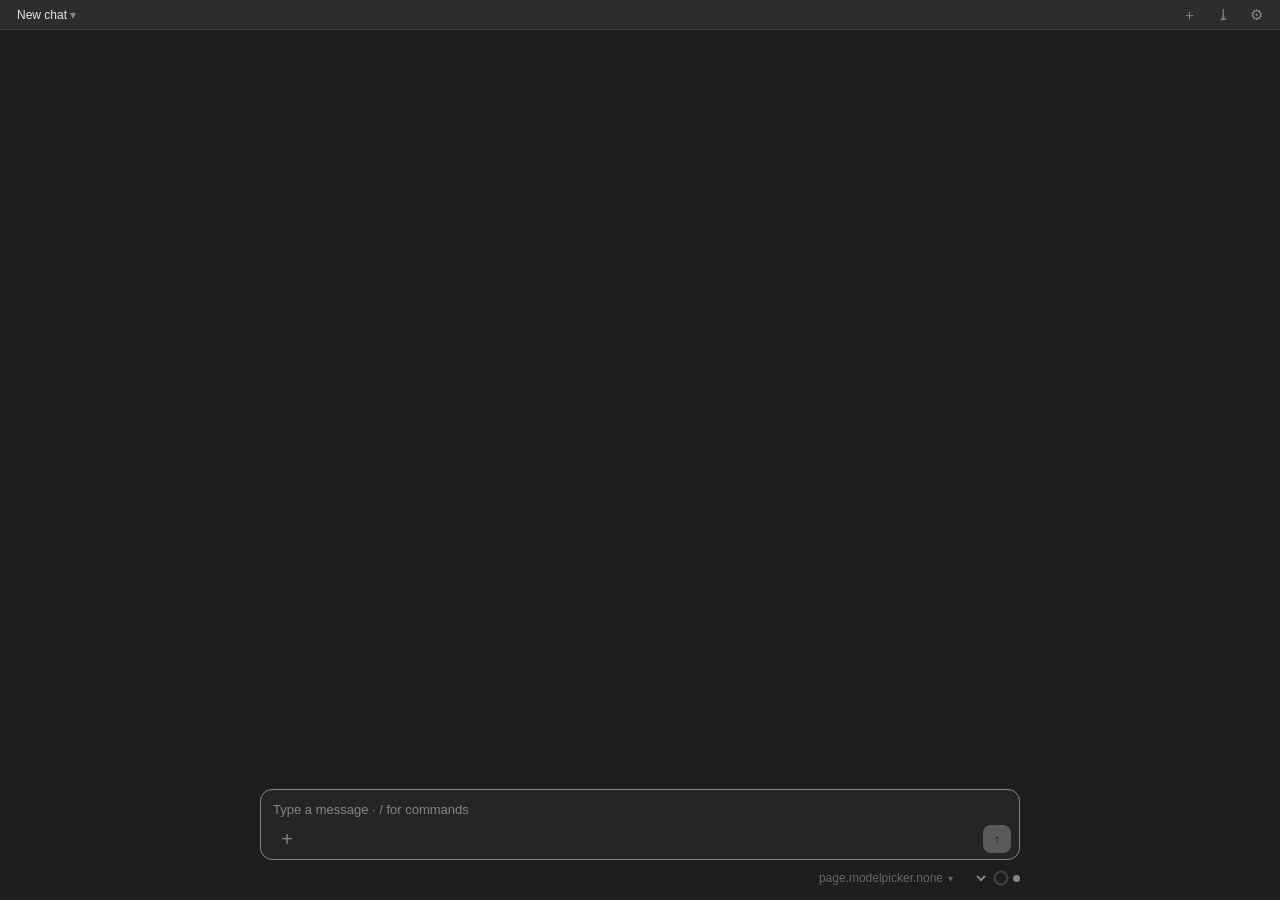
<file: NanumCsvViewer/Agent/ChatAssets/chat.html>
<!DOCTYPE html>
<!-- Ported from RAD Agent (MIT, Nanum Space Co., Ltd.). See NOTICE.txt. -->
<html lang="en">
<head>
  <meta charset="UTF-8">
  <meta name="viewport" content="width=device-width, initial-scale=1.0">
  <title>Nanum CSV Viewer Chat</title>
  <link rel="stylesheet" href="chat.css">
  <link rel="stylesheet" href="activity.css">
  <link rel="stylesheet" href="chrome.css">
  <link rel="stylesheet" href="brands.css">
  <link rel="stylesheet" href="panels.css">
</head>
<body>
  <div id="topbar">
    <button id="title-btn" class="icon-btn" title="Session list" data-i18n-title="page.topbar.sessionListTitle" data-i18n="page.topbar.newChat">New chat</button>
    <span id="project-chip" class="chip" hidden></span>
    <span class="spacer"></span>
    <button id="new-btn" class="icon-btn" title="New chat" data-i18n-title="page.topbar.newSessionTitle">＋</button>
    <button id="export-btn" class="icon-btn" title="Export to HTML" data-i18n-title="page.topbar.exportTitle">⤓</button>
    <button id="settings-btn" class="icon-btn" title="Settings" data-i18n-title="page.topbar.settingsTitle">⚙</button>
  </div>
  <div id="banner" hidden></div>
  <div id="log"></div>
  <button id="scroll-bottom-btn" aria-label="New messages" data-i18n-aria-label="page.chat.newMessages" data-i18n="page.chat.scrollBottom">↓ New messages</button>
  <div id="sheet" hidden>
    <div class="sheet-head">
      <span id="sheet-title" class="sheet-title"></span>
      <span class="spacer"></span>
      <button id="sheet-close" class="icon-btn" title="Close (Esc)" data-i18n-title="page.sheet.closeTitle">×</button>
    </div>
    <div id="sheet-body" class="markdown-body"></div>
  </div>
  <div id="composer">
    <div class="composer-col">
      <div id="slash-menu" class="popup" hidden></div>
      <div id="usage-pop" class="popup" hidden></div>
      <div id="model-menu" class="popup" hidden>
        <input id="model-search" type="search" spellcheck="false" placeholder="Search models" data-i18n-placeholder="page.modelpicker.search">
        <div id="model-list"></div>
      </div>
      <div id="chips"></div>
      <div class="composer-box">
        <div id="attach-menu" class="popup" hidden role="menu">
          <button type="button" class="attach-item" role="menuitem" data-kind="files" data-i18n="page.composer.attachFiles">Add files…</button>
          <button type="button" class="attach-item" role="menuitem" data-kind="folder" data-i18n="page.composer.attachFolder">Add folder…</button>
        </div>
        <div id="attach-chips"></div>
        <textarea id="input" rows="1" spellcheck="false" placeholder="Type a message · / for commands" data-i18n-placeholder="page.composer.placeholder"></textarea>
        <div class="composer-row">
          <button id="attach-btn" type="button" title="Add files or folders" aria-label="Add files or folders" aria-haspopup="menu" data-i18n-title="page.composer.attachTitle" data-i18n-aria-label="page.composer.attachTitle">+</button>
          <span class="spacer"></span>
          <button id="send-btn" title="Send (Enter)" data-i18n-title="page.composer.sendTitle" disabled>↑</button>
        </div>
      </div>
      <div class="composer-footer">
        <span id="approval-wrap"><select id="approval-select" hidden title="Approval mode" data-i18n-title="page.composer.approvalTitle">
          <option value="always-ask" data-i18n="page.composer.approvalAlwaysAsk">Always ask</option>
          <option value="write" data-i18n="page.composer.approvalWrite">Accept edits</option>
          <option value="yolo" data-i18n="page.composer.approvalYolo">Bypass permissions</option>
        </select></span>
        <span id="ws-limit" hidden></span>
        <span class="spacer"></span>
        <button id="model-btn" class="footer-btn" type="button"></button>
        <select id="thinking-select" title="Thinking level" data-i18n-title="page.composer.thinkingTitle"></select>
        <svg id="ctx-ring" viewBox="0 0 20 20" role="button"><circle cx="10" cy="10" r="8" fill="none" stroke="var(--border)" stroke-width="3"/><circle id="ctx-arc" cx="10" cy="10" r="8" fill="none" stroke="var(--muted)" stroke-width="3" stroke-dasharray="0 50.3" transform="rotate(-90 10 10)"/></svg>
        <span id="conn-dot" class="off" title="Connecting" data-i18n-title="page.composer.connectingTitle"></span>
      </div>
    </div>
  </div>
  <div id="drop-overlay" hidden data-i18n="page.composer.dropHint">Drop files or a folder to add them to the workspace</div>
  <script src="brands.js"></script>
  <script src="markdown.js"></script>
  <script src="activity.js"></script>
  <script src="tools.js"></script>
  <script src="approval.js"></script>
  <script src="turntime.js"></script>
  <script src="queue.js"></script>
  <script src="topbar.js"></script>
  <script src="modelpicker.js"></script>
  <script src="attach.js"></script>
  <script src="composer.js"></script>
  <script src="panels.js"></script>
  <script src="clicks.js"></script>
  <script src="chat.js"></script>
</body>
</html>
</file>
<file: NanumCsvViewer/Agent/ChatAssets/chat.css>
:root {
  --bg: #1e1e1e;
  --fg: #d4d4d4;
  --muted: #858585;
  --accent: #007acc;
  --userBg: #264f78;
  --assistantBg: #252526;
  --codeBg: #181818;
  --border: #3e3e42;
  --error: #f48771;
  --success: #4ec9b0;
  --warn: #cca700;
  --link: #3794ff;
  --font: -apple-system, BlinkMacSystemFont, "Segoe UI", Roboto, sans-serif;
  --monoFont: Consolas, "Courier New", monospace;
  --fontSize: 13px;
  --tokKeyword: #569cd6;
  --tokString: #ce9178;
  --tokComment: #6a9955;
  --tokNumber: #b5cea8;
  /* Shared panel header (PanelChrome.cs); the host overrides these with the app palette. */
  --chromeH: 30px;
  --chromeBg: #2d2d30;
  --chromeFg: #e6e6e6;
  --chromeBorder: #404040;
  --chromeFs: 12px;
  --chromeFw: 400;
}

*, *::before, *::after { box-sizing: border-box; }

html, body {
  height: 100%;
  overflow: hidden;
  margin: 0;
  padding: 0;
  background-color: var(--bg);
  color: var(--fg);
  font-family: var(--font);
  font-size: var(--fontSize);
  line-height: 1.5;
  user-select: text;
  -webkit-user-select: text;
}

body { display: flex; flex-direction: column; }

#log {
  flex: 1 1 auto;
  min-height: 0;
  overflow-y: auto;
  overflow-x: hidden;
  padding: 20px 20px 24px 20px;
  display: flex;
  flex-direction: column;
  align-items: center;
  gap: 14px;
}
/* One centred reading column, like a chat app; narrow docks use the full width. */
#log > * { width: 100%; max-width: 760px; }

#log::-webkit-scrollbar { width: 8px; }
#log::-webkit-scrollbar-track { background: transparent; }
#log::-webkit-scrollbar-thumb { background: color-mix(in srgb, var(--fg) 15%, transparent); border-radius: 4px; }
#log::-webkit-scrollbar-thumb:hover { background: color-mix(in srgb, var(--fg) 25%, transparent); }

/* Turns */
.turn { display: flex; flex-direction: column; gap: 8px; }
.turn-user { align-items: flex-end; margin-top: 10px; }
.user-bubble {
  background: var(--userBg);
  color: var(--fg);
  padding: 8px 14px;
  border-radius: 14px;
  max-width: 85%;
}
.user-text { white-space: pre-wrap; word-break: break-word; }
/* Files attached to a message, above its text. */
.user-attach { display: flex; flex-wrap: wrap; gap: 6px; margin-bottom: 6px; }

.turn-assistant { align-items: stretch; }
.assistant-bubble { color: var(--fg); }

/* Tool rows */
.tool-row {
  background: transparent;
  border: 1px solid var(--border);
  border-radius: 6px;
  font-size: 12px;
  width: 100%;
  margin: 2px 0;
  overflow: hidden;
}
.tool-summary {
  display: flex;
  align-items: center;
  gap: 8px;
  padding: 6px 10px;
  cursor: pointer;
  user-select: none;
  list-style: none;
}
.tool-summary::-webkit-details-marker { display: none; }
.tool-summary::before {
  content: "▶";
  font-size: 9px;
  color: var(--muted);
  transition: transform 0.15s ease;
  display: inline-block;
  width: 10px;
}
details[open] > .tool-summary::before { transform: rotate(90deg); }

.tool-status-icon {
  display: inline-flex;
  align-items: center;
  justify-content: center;
  width: 14px;
  height: 14px;
  flex-shrink: 0;
}
.tool-spinner {
  width: 10px;
  height: 10px;
  border: 2px solid var(--muted);
  border-top-color: var(--accent);
  border-radius: 50%;
  animation: tool-spin 0.8s linear infinite;
  display: inline-block;
}
@keyframes tool-spin { to { transform: rotate(360deg); } }

.tool-ok { color: var(--success); font-weight: bold; }
.tool-err { color: var(--error); font-weight: bold; }
.tool-warn { color: var(--warn); font-weight: bold; }
.tool-name { font-weight: 600; color: var(--fg); flex-shrink: 0; }
.tool-detail {
  color: var(--muted);
  overflow: hidden;
  text-overflow: ellipsis;
  white-space: nowrap;
  flex: 1;
  min-width: 0;
}
.tool-meta {
  color: var(--muted);
  font-size: 11px;
  white-space: nowrap;
  margin-left: auto;
  padding-left: 8px;
  flex-shrink: 0;
}
.tool-result {
  margin: 0;
  padding: 8px 10px;
  background: var(--codeBg);
  border-top: 1px solid var(--border);
  font-family: var(--monoFont);
  font-size: 11px;
  line-height: 1.4;
  overflow-x: auto;
  max-height: 250px;
  white-space: pre-wrap;
  word-break: break-all;
}

/* Notices */
.notice {
  align-self: center;
  font-size: 11px;
  padding: 3px 12px;
  border-radius: 12px;
  max-width: 90%;
  text-align: center;
  margin: 2px auto;
}
.notice-info { color: var(--muted); background: color-mix(in srgb, var(--fg) 4%, transparent); }
.notice-warn {
  color: var(--warn);
  background: rgba(204, 167, 0, 0.12);
  border: 1px solid rgba(204, 167, 0, 0.25);
}
.notice-error {
  color: var(--error);
  background: rgba(244, 71, 71, 0.12);
  border: 1px solid rgba(244, 71, 71, 0.25);
}
.notice-output {
  align-self: stretch;
  text-align: left;
  color: var(--fg);
  background: var(--codeBg);
  border: 1px solid var(--border);
  border-radius: 6px;
  font-family: var(--monoFont);
  font-size: 12px;
  white-space: pre;
  overflow-x: auto;
  max-width: 100%;
  margin: 2px 0;
}

/* Markdown body */
.markdown-body { line-height: 1.6; word-break: break-word; }
.markdown-body h1, .markdown-body h2, .markdown-body h3,
.markdown-body h4, .markdown-body h5, .markdown-body h6 {
  margin: 10px 0 4px 0;
  font-weight: 600;
  color: var(--fg);
}
.markdown-body h1 { font-size: 1.35em; border-bottom: 1px solid var(--border); padding-bottom: 4px; }
.markdown-body h2 { font-size: 1.2em; border-bottom: 1px solid var(--border); padding-bottom: 3px; }
.markdown-body h3 { font-size: 1.05em; }
.markdown-body p { margin: 6px 0; }
.markdown-body ul, .markdown-body ol { margin: 6px 0; padding-left: 20px; }
.markdown-body li { margin: 2px 0; }

.markdown-body blockquote {
  margin: 8px 0;
  padding: 4px 12px;
  border-left: 3px solid var(--accent);
  color: var(--muted);
  background: color-mix(in srgb, var(--fg) 2%, transparent);
}
.markdown-body hr { border: none; border-top: 1px solid var(--border); margin: 10px 0; }
.markdown-body table { border-collapse: collapse; width: 100%; margin: 8px 0; font-size: 12px; }
.markdown-body th, .markdown-body td { border: 1px solid var(--border); padding: 6px 10px; }
.markdown-body th { background: color-mix(in srgb, var(--fg) 5%, transparent); font-weight: 600; }
.markdown-body tr:nth-child(even) td { background: color-mix(in srgb, var(--fg) 2%, transparent); }
.markdown-body code {
  font-family: var(--monoFont);
  background: var(--codeBg);
  border: 1px solid var(--border);
  padding: 1px 4px;
  border-radius: 3px;
  font-size: 0.9em;
}

/* Code blocks */
.code-block {
  background: var(--codeBg);
  border: 1px solid var(--border);
  border-radius: 4px;
  margin: 8px 0;
  overflow: hidden;
}
.code-header {
  display: flex;
  justify-content: space-between;
  align-items: center;
  padding: 4px 8px;
  background: color-mix(in srgb, var(--fg) 4%, transparent);
  border-bottom: 1px solid var(--border);
}
.code-lang { font-size: 11px; color: var(--muted); font-family: var(--monoFont); text-transform: lowercase; }
.code-copy-btn {
  background: transparent;
  border: 1px solid var(--border);
  color: var(--fg);
  padding: 2px 8px;
  border-radius: 3px;
  font-size: 11px;
  cursor: pointer;
  transition: background 0.15s;
}
.code-copy-btn:hover { background: color-mix(in srgb, var(--fg) 10%, transparent); }
.code-block pre { margin: 0; padding: 8px 12px; overflow-x: auto; }
.code-block code { background: transparent; border: none; padding: 0; border-radius: 0; font-size: 12px; line-height: 1.45; }

/* Syntax highlighting */
.tok-keyword { color: var(--tokKeyword); font-weight: 600; }
.tok-string { color: var(--tokString); }
.tok-comment { color: var(--tokComment); font-style: italic; }
.tok-number { color: var(--tokNumber); }

/* File references */
.file-ref {
  color: var(--link);
  text-decoration: underline;
  text-decoration-style: dotted;
  cursor: pointer;
}
.file-ref:hover {
  text-decoration-style: solid;
  background: rgba(79, 193, 255, 0.12);
  border-radius: 2px;
}

/* Chat link */
.chat-link { color: var(--link); text-decoration: underline; cursor: pointer; }
.chat-link:hover { text-decoration: none; }
.notice-actions { margin-top: 6px; display: flex; flex-wrap: wrap; align-items: center; gap: 4px 14px; }
.notice-actions label { cursor: pointer; flex-basis: 100%; }
.notice-error { white-space: pre-line; }

/* Floating scroll button */
#scroll-bottom-btn {
  position: fixed;
  bottom: 140px;
  left: 50%;
  transform: translateX(-50%);
  background: var(--accent);
  color: #ffffff;
  border: none;
  padding: 6px 14px;
  border-radius: 16px;
  box-shadow: 0 2px 8px rgba(0, 0, 0, 0.4);
  cursor: pointer;
  font-size: 12px;
  font-family: var(--font);
  display: none;
  z-index: 100;
  transition: opacity 0.2s, transform 0.2s;
}
#scroll-bottom-btn.visible { display: block; }
#scroll-bottom-btn:hover { filter: brightness(1.1); }


/* Pictures: figures the agent shows (csv.show_image) and ![title](x.png) in answers/reports. */
.markdown-body img { max-width: 100%; height: auto; }
.chat-img { cursor: zoom-in; border-radius: 6px; border: 1px solid var(--border); background: #fff; }
.chat-figure { margin: 8px 0; max-width: 100%; }
.chat-figure img { display: block; max-width: 100%; max-height: 280px; object-fit: contain; }
.chat-figure figcaption { color: var(--muted); font-size: 0.9em; margin-top: 2px; word-break: break-all; }
.img-missing { color: var(--muted); font-style: italic; }
</file>
<file: NanumCsvViewer/Agent/ChatAssets/activity.css>
/* omp progress shown in the chat: thinking, tool input, live output, subagents, todos.
   body.hide-<kind> classes come from the "display" message (host setting). */

.activity-row {
  border: 1px dashed var(--border);
  border-radius: 4px;
  width: 100%;
  font-size: 12px;
}
.activity-row > summary {
  display: flex;
  align-items: center;
  gap: 8px;
  padding: 4px 10px;
  cursor: pointer;
  color: var(--muted);
  list-style: none;
  user-select: none;
}
.activity-row > summary::-webkit-details-marker { display: none; }
.activity-row > summary::before { content: "▶"; font-size: 9px; transition: transform 0.1s; }
.activity-row[open] > summary::before { transform: rotate(90deg); }
.activity-label { font-weight: 600; }
.activity-meta { margin-left: auto; font-size: 11px; white-space: nowrap; }
.activity-text {
  margin: 0;
  padding: 6px 10px;
  max-height: 260px;
  overflow: auto;
  white-space: pre-wrap;
  word-break: break-word;
  color: var(--muted);
  font-family: var(--monoFont);
  font-size: 12px;
  border-top: 1px dashed var(--border);
}
.thinking-row .activity-text { font-family: var(--font); font-style: italic; }
.thinking-row.live .activity-label::after { content: " …"; }

.tool-input {
  margin: 0;
  padding: 6px 10px;
  max-height: 220px;
  overflow: auto;
  white-space: pre-wrap;
  word-break: break-word;
  font-family: var(--monoFont);
  font-size: 12px;
  color: var(--muted);
  border-bottom: 1px dashed var(--border);
}
.tool-input::before { content: attr(data-label); display: block; font-family: var(--font); font-weight: 600; margin-bottom: 2px; }

.subagent-row {
  display: flex;
  gap: 8px;
  align-items: baseline;
  width: 100%;
  padding: 4px 10px;
  border-left: 3px solid var(--accent);
  background: rgba(127, 127, 127, 0.06);
  font-size: 12px;
}
.subagent-row.done { border-left-color: var(--success); }
.subagent-row.failed { border-left-color: var(--error); }
.subagent-name { font-weight: 600; white-space: nowrap; }
.subagent-text { color: var(--muted); overflow: hidden; text-overflow: ellipsis; white-space: nowrap; }
.subagent-meta { margin-left: auto; color: var(--muted); white-space: nowrap; }

#todo-panel {
  flex: 0 0 auto;
  max-height: 32vh;
  overflow-y: auto;
  padding: 6px 16px;
  border-bottom: 1px solid var(--border);
  background: var(--assistantBg);
  font-size: 12px;
}
#todo-panel[hidden] { display: none; }
.todo-title { font-weight: 600; color: var(--muted); margin-bottom: 2px; }
.todo-item { display: flex; gap: 6px; }
.todo-item.completed { color: var(--muted); text-decoration: line-through; }
.todo-item.in_progress { color: var(--accent); font-weight: 600; }
.todo-item.abandoned { color: var(--muted); font-style: italic; }

.notice-omp { color: var(--muted); background: color-mix(in srgb, var(--fg) 4%, transparent); }
.notice-retry {
  color: var(--warn);
  background: rgba(204, 167, 0, 0.08);
}

body.hide-thinking .thinking-row,
body.hide-toolInput .tool-input,
body.hide-toolInput .tool-input-row,
body.hide-toolOutput .tool-row.running .tool-result,
body.hide-todos #todo-panel,
body.hide-subagents .subagent-row,
body.hide-retries .notice-retry,
body.hide-notices .notice-omp { display: none !important; }
</file>
<file: NanumCsvViewer/Agent/ChatAssets/chrome.css>
/* Top bar, composer, tool groups and the working indicator (topbar.js, composer.js,
   tools.js). Colours come from the theme variables. */

/* Top bar — the shared panel header (PanelChrome.cs): same height, background, text size/weight and
   1px bottom border as the explorer and grid headers. The host sends the values as --chrome* variables. */
#topbar {
  flex: 0 0 auto;
  display: flex;
  align-items: center;
  gap: 6px;
  height: var(--chromeH);
  padding: 0 10px;
  overflow: hidden;
  background: var(--chromeBg);
  color: var(--chromeFg);
  font-size: var(--chromeFs);
  font-weight: var(--chromeFw);
  border-bottom: 1px solid var(--chromeBorder);
}
.icon-btn {
  background: transparent;
  border: none;
  color: var(--muted);
  font: inherit;
  font-size: 15px;
  line-height: 1;
  padding: 3px 7px;
  border-radius: 6px;
  cursor: pointer;
}
.icon-btn:hover:not(:disabled) { color: var(--fg); background: rgba(127, 127, 127, 0.15); }
.icon-btn:disabled { opacity: 0.4; cursor: default; }
#title-btn {
  font-size: var(--chromeFs);
  font-weight: var(--chromeFw);
  color: var(--chromeFg);
  max-width: 60%;
  overflow: hidden;
  text-overflow: ellipsis;
  white-space: nowrap;
}
#title-btn::after { content: " ▾"; color: var(--muted); font-weight: normal; }
.chip {
  font-size: 11px;
  color: var(--muted);
  border: 1px solid var(--border);
  border-radius: 6px;
  padding: 1px 6px;
  white-space: nowrap;
}
.spacer { flex: 1 1 auto; }
#banner {
  flex: 0 0 auto;
  padding: 4px 12px;
  font-size: 12px;
  text-align: center;
  color: var(--muted);
}
#banner.error { color: var(--error); }
#banner[hidden] { display: none; }

/* Working indicator at the end of the transcript */
#working { display: flex; align-items: center; gap: 8px; color: var(--muted); font-size: 12px; }
#working[hidden] { display: none; }
.spark { color: #d97757; font-size: 18px; line-height: 1; }

/* Tool group: all activity between two answer blocks, collapsed into one line */
.tool-group > summary {
  display: flex;
  align-items: center;
  gap: 6px;
  color: var(--muted);
  font-size: 12px;
  cursor: pointer;
  list-style: none;
  user-select: none;
  padding: 2px 0;
}
.tool-group > summary::-webkit-details-marker { display: none; }
.tool-group > summary::after { content: "›"; transition: transform 0.1s; }
.tool-group[open] > summary::after { transform: rotate(90deg); }
.tool-group > summary:hover { color: var(--fg); }
.group-body { display: flex; flex-direction: column; gap: 4px; padding: 6px 0 2px 10px;
  border-left: 2px solid var(--border); margin-top: 4px; }
.group-failed { color: var(--error); }
body.hide-thinking .tool-group.only-thinking { display: none; }

/* Composer */
#composer { flex: 0 0 auto; padding: 4px 20px 10px 20px; display: flex; justify-content: center; }
.composer-col { width: 100%; max-width: 760px; position: relative; }
#chips { display: flex; flex-wrap: wrap; gap: 6px; margin-bottom: 6px; }
#chips:empty { display: none; }
.ctx-chip {
  font-size: 11px;
  color: var(--muted);
  border: 1px solid var(--border);
  border-radius: 10px;
  padding: 1px 8px;
  background: transparent;
  font-family: inherit;
}
.composer-box {
  position: relative;
  display: flex;
  flex-direction: column;
  align-items: stretch;
  gap: 4px;
  border: 1px solid var(--border);
  border-radius: 12px;
  background: var(--assistantBg);
  padding: 8px 8px 6px 12px;
}
.composer-box:focus-within { border-color: var(--muted); }
#input {
  flex: 1 1 auto;
  resize: none;
  border: none;
  outline: none;
  background: transparent;
  color: var(--fg);
  font: inherit;
  line-height: 1.5;
  max-height: 40vh;
  min-height: 1.5em;
  overflow-y: auto;
  padding: 2px 0;
}
#input::placeholder { color: var(--muted); }
#send-btn {
  flex: 0 0 auto;
  width: 28px;
  height: 28px;
  border-radius: 8px;
  border: none;
  background: var(--fg);
  color: var(--bg);
  font-size: 14px;
  cursor: pointer;
}
#send-btn:disabled { opacity: 0.3; cursor: default; }
#send-btn.stop { background: var(--muted); }
/* Bottom row of the box: + (files/folders) on the left, send/stop on the right. */
.composer-row { display: flex; align-items: center; gap: 6px; }
#attach-btn {
  flex: 0 0 auto;
  width: 28px;
  height: 28px;
  border-radius: 8px;
  border: none;
  background: transparent;
  color: var(--muted);
  font-size: 20px;
  line-height: 1;
  cursor: pointer;
}
#attach-btn:hover { color: var(--fg); background: rgba(127, 127, 127, 0.15); }
/* Files added to the workspace, waiting for the next message. */
#attach-chips { display: flex; flex-wrap: wrap; gap: 6px; padding-right: 4px; max-height: 92px; overflow-y: auto; }
#attach-chips:empty { display: none; }
.attach-chip {
  display: inline-flex;
  align-items: center;
  gap: 4px;
  max-width: 100%;
  font-size: 12px;
  color: var(--fg);
  border: 1px solid var(--border);
  border-radius: 10px;
  padding: 1px 4px 1px 8px;
  background: rgba(127, 127, 127, 0.12);
}
.attach-name { overflow: hidden; text-overflow: ellipsis; white-space: nowrap; min-width: 0; }
.attach-x {
  border: none;
  background: transparent;
  color: var(--muted);
  font: inherit;
  line-height: 1;
  padding: 0 3px;
  border-radius: 8px;
  cursor: pointer;
}
.attach-x:hover { color: var(--fg); background: rgba(127, 127, 127, 0.25); }
#attach-menu { left: 0; min-width: 170px; padding: 4px 0; }
.attach-item {
  display: block;
  width: 100%;
  text-align: left;
  border: none;
  background: transparent;
  color: var(--fg);
  font: inherit;
  padding: 6px 12px;
  cursor: pointer;
}
.attach-item:hover, .attach-item:focus-visible { background: rgba(127, 127, 127, 0.18); outline: none; }
/* The host shows this while files are dragged over the panel. */
#drop-overlay {
  position: fixed;
  inset: 8px;
  z-index: 50;
  display: flex;
  align-items: center;
  justify-content: center;
  text-align: center;
  padding: 16px;
  border: 2px dashed var(--accent);
  border-radius: 12px;
  background: color-mix(in srgb, var(--bg) 82%, transparent);
  color: var(--fg);
  font-size: 14px;
  pointer-events: none;
}
#drop-overlay[hidden] { display: none; }
.composer-footer {
  display: flex;
  /* One line at any width and in any language: the selects shrink instead of wrapping. */
  flex-wrap: nowrap;
  align-items: center;
  gap: 4px;
  margin-top: 6px;
  font-size: 12px;
  color: var(--muted);
}
.composer-footer select {
  background: transparent;
  color: var(--muted);
  border: none;
  font: inherit;
  font-size: 12px;
  padding: 3px 4px;
  border-radius: 6px;
  cursor: pointer;
  max-width: 150px;
  min-width: 0;
  flex: 0 1 auto;
  text-overflow: ellipsis;
}
.composer-footer select:hover:not(:disabled) { color: var(--fg); background: rgba(127, 127, 127, 0.15); }
.composer-footer select option { background: var(--bg); color: var(--fg); }
#approval-select { flex-shrink: 0; }
#approval-select[hidden] { display: none; }
#approval-select.yolo { color: var(--warn); }
#approval-wrap { display: inline-flex; flex-shrink: 0; }
#approval-select.locked { pointer-events: none; opacity: .65; }
/* Shown when the workspace file (.ncvws) made the agent settings stricter than the app settings; the tooltip says what. */
#ws-limit { flex-shrink: 0; font-size: 11px; color: var(--warn); cursor: help; white-space: nowrap; }
#ws-limit[hidden] { display: none; }
#ctx-ring { width: 16px; height: 16px; flex: none; }
#conn-dot { width: 7px; height: 7px; border-radius: 50%; background: var(--success); flex: none; }
#conn-dot.off { background: var(--muted); }
#conn-dot.error { background: var(--error); }

/* Popups above the composer: slash/@column menu, model menu, usage */
.popup {
  position: absolute;
  bottom: 100%;
  margin-bottom: 6px;
  background: var(--bg);
  border: 1px solid var(--border);
  border-radius: 8px;
  box-shadow: 0 4px 16px rgba(0, 0, 0, 0.35);
  max-height: 260px;
  overflow-y: auto;
  z-index: 10;
  font-size: 12px;
}
.popup[hidden] { display: none; }
#slash-menu { left: 0; right: 0; }
.popup-sep { height: 1px; background: var(--border); margin: 4px 0; }
.popup-empty { padding: 6px 10px; color: var(--muted); }
.popup-item { display: flex; align-items: center; gap: 8px; padding: 6px 10px; cursor: pointer; }
.popup-item.active, .popup-item:hover { background: rgba(127, 127, 127, 0.18); }
.popup-name { color: var(--fg); font-weight: 600; white-space: nowrap; }
.popup-desc { color: var(--muted); overflow: hidden; text-overflow: ellipsis; white-space: nowrap; }

/* In-chat cards: approvals (approval.js) */
.action-card { border: 1px solid var(--accent); border-radius: 8px; padding: 10px 12px; font-size: 13px; }
.action-card.approved { border-color: var(--success); }
.action-card.refused { border-color: var(--border); opacity: 0.8; }
.card-head { display: flex; gap: 8px; align-items: baseline; margin-bottom: 6px; }
.card-title { font-weight: 600; white-space: nowrap; flex: none; }
.card-target { color: var(--muted); overflow: hidden; text-overflow: ellipsis; white-space: nowrap; }
.card-summary { color: var(--muted); font-size: 12px; margin-bottom: 4px; }
.card-diff { margin: 0 0 8px 0; max-height: 320px; overflow: auto; background: var(--codeBg);
  border: 1px solid var(--border); border-radius: 4px; padding: 6px 8px; font-family: var(--monoFont);
  font-size: 12px; white-space: pre-wrap; word-break: break-word; }
.diff-add { color: var(--success); }
.diff-del { color: var(--error); }
.diff-same, .diff-text { color: var(--fg); }
.card-actions { display: flex; gap: 8px; align-items: center; }
.card-btn { font: inherit; font-size: 12px; padding: 4px 14px; border-radius: 6px; cursor: pointer;
  border: 1px solid var(--border); background: transparent; color: var(--fg); }
.card-btn.primary { background: var(--accent); border-color: var(--accent); color: #fff; }
.card-btn:disabled { opacity: 0.5; cursor: default; }
.card-status { color: var(--muted); font-size: 12px; }
</file>
<file: NanumCsvViewer/Agent/ChatAssets/brands.css>
/* Provider and model logos (brands.js). Colour logos are images; one-colour logos are masks
   filled with the text colour so they stay visible on dark and light IDE themes. */
.brand {
  display: inline-block;
  flex: none;
  width: 1.15em;
  height: 1.15em;
  vertical-align: -0.2em;
  background: center / contain no-repeat;
}
.brand.mono {
  background: currentColor;
  -webkit-mask: center / contain no-repeat;
  mask: center / contain no-repeat;
}
.brand.letter {
  border-radius: 50%;
  color: #fff;
  font-size: 0.7em;
  width: 1.6em;
  height: 1.6em;
  line-height: 1.6em;
  text-align: center;
  font-weight: 700;
  vertical-align: middle;
}

/* The working line: the running model's logo. */
.working-logo { display: inline-flex; align-items: center; justify-content: center; width: 20px; height: 20px; flex: none; }
.working-logo .brand { width: 18px; height: 18px; }
.working-logo.spin { animation: brand-spin 1.6s linear infinite; }
.working-logo.pulse { animation: brand-pulse 1.4s ease-in-out infinite; }
@keyframes brand-spin { to { transform: rotate(360deg); } }
@keyframes brand-pulse {
  0%, 100% { transform: scale(0.82); opacity: 0.55; }
  50% { transform: scale(1.08); opacity: 1; }
}

/* Model button and menu in the composer footer. */
.footer-btn {
  display: inline-flex;
  align-items: center;
  gap: 5px;
  background: transparent;
  color: var(--muted);
  border: none;
  font: inherit;
  font-size: 12px;
  padding: 3px 4px;
  border-radius: 6px;
  cursor: pointer;
  min-width: 0;
  max-width: 170px;
  flex: 0 1 auto;
}
.footer-btn:hover:not(:disabled) { color: var(--fg); background: rgba(127, 127, 127, 0.15); }
.footer-btn:disabled { cursor: default; opacity: 0.7; }
.footer-btn .model-name { overflow: hidden; text-overflow: ellipsis; white-space: nowrap; min-width: 0; }
.footer-btn .model-arrow { font-size: 10px; flex: none; }
#model-menu { right: 40px; width: 320px; max-width: calc(100% - 40px); max-height: 360px; display: flex; flex-direction: column; overflow: hidden; }
#model-menu[hidden] { display: none; }
#model-search {
  margin: 6px;
  padding: 4px 8px;
  background: var(--input-bg, var(--bg));
  color: var(--fg);
  border: 1px solid var(--border);
  border-radius: 6px;
  font: inherit;
}
#model-list { overflow-y: auto; padding-bottom: 4px; }
.model-group {
  display: flex;
  align-items: center;
  gap: 6px;
  padding: 6px 10px 3px 10px;
  color: var(--muted);
  font-size: 11px;
  font-weight: 600;
  text-transform: none;
}
.model-row { padding-left: 18px; }
.model-row .popup-name { font-weight: 400; overflow: hidden; text-overflow: ellipsis; }
.model-row.current .popup-name { font-weight: 700; }
/* Under "Recently used" there is no provider heading, so the row names its provider at the right edge. */
.model-row .model-provider-tag { margin-left: auto; padding-left: 8px; font-size: 11px; }

/* "Answered by" tag above an answer when the model changed. */
.model-tag {
  display: flex;
  align-items: center;
  gap: 6px;
  color: var(--muted);
  font-size: 11px;
  margin: 6px 0 2px 0;
}
.notice .brand { margin: 0 3px 0 2px; }
</file>
<file: NanumCsvViewer/Agent/ChatAssets/panels.css>
/* Sheet over the chat (panels.js): subagent transcripts, shortcut and subagent lists */
#sheet { position: fixed; inset: 0; z-index: 20; display: flex; flex-direction: column;
  background: var(--bg); }
#sheet[hidden] { display: none; }
.sheet-head { display: flex; align-items: center; padding: 8px 12px 4px 12px;
  border-bottom: 1px solid var(--border); }
.sheet-title { font-weight: 600; }
#sheet-body { flex: 1 1 auto; overflow: auto; padding: 10px 20px; }

/* Usage panel of the context ring */
#ctx-ring { cursor: pointer; }
#usage-pop { right: 0; width: 360px; max-width: 100%; padding: 10px 12px; font-size: 12px; }
.usage-row { display: flex; align-items: baseline; gap: 8px; margin-top: 8px; }
.usage-label { color: var(--fg); font-weight: 600; white-space: nowrap; }
.usage-detail { color: var(--muted); flex: 1 1 auto; text-align: right; white-space: nowrap;
  overflow: hidden; text-overflow: ellipsis; }
.usage-value { color: var(--muted); min-width: 32px; text-align: right; }
.usage-bar { height: 4px; border-radius: 2px; background: var(--border); margin-top: 4px; overflow: hidden; }
.usage-fill { height: 100%; background: var(--accent); }
.usage-fill.high { background: var(--warn); }
.usage-note { color: var(--muted); margin-top: 4px; }
.usage-head { display: flex; justify-content: space-between; color: var(--muted); cursor: pointer;
  margin-top: 4px; }
.usage-head:hover { color: var(--fg); }

/* Messages sent while omp worked (queue.js), and the retry stop */
.queue-tag { font-size: 10px; color: var(--muted); margin-top: 2px; text-align: right; }
.queue-waiting .queue-tag { font-style: italic; }
.queue-cancel { font-style: normal; }
.queue-cancelled .user-text { text-decoration: line-through; opacity: 0.6; }
.queue-lost .queue-tag { color: var(--warn, var(--muted)); }
.notice-btn { margin-left: 8px; font: inherit; font-size: 11px; color: var(--fg); cursor: pointer;
  background: transparent; border: 1px solid var(--border); border-radius: 4px; padding: 0 6px; }
.subagent-row { cursor: pointer; }

/* When a turn ended and how long it took (turntime.js) */
.turn-time { font-size: 11px; color: var(--muted); margin: 2px 0 12px; }
.turn-time.stopped { color: var(--warn, var(--muted)); }
</file>
